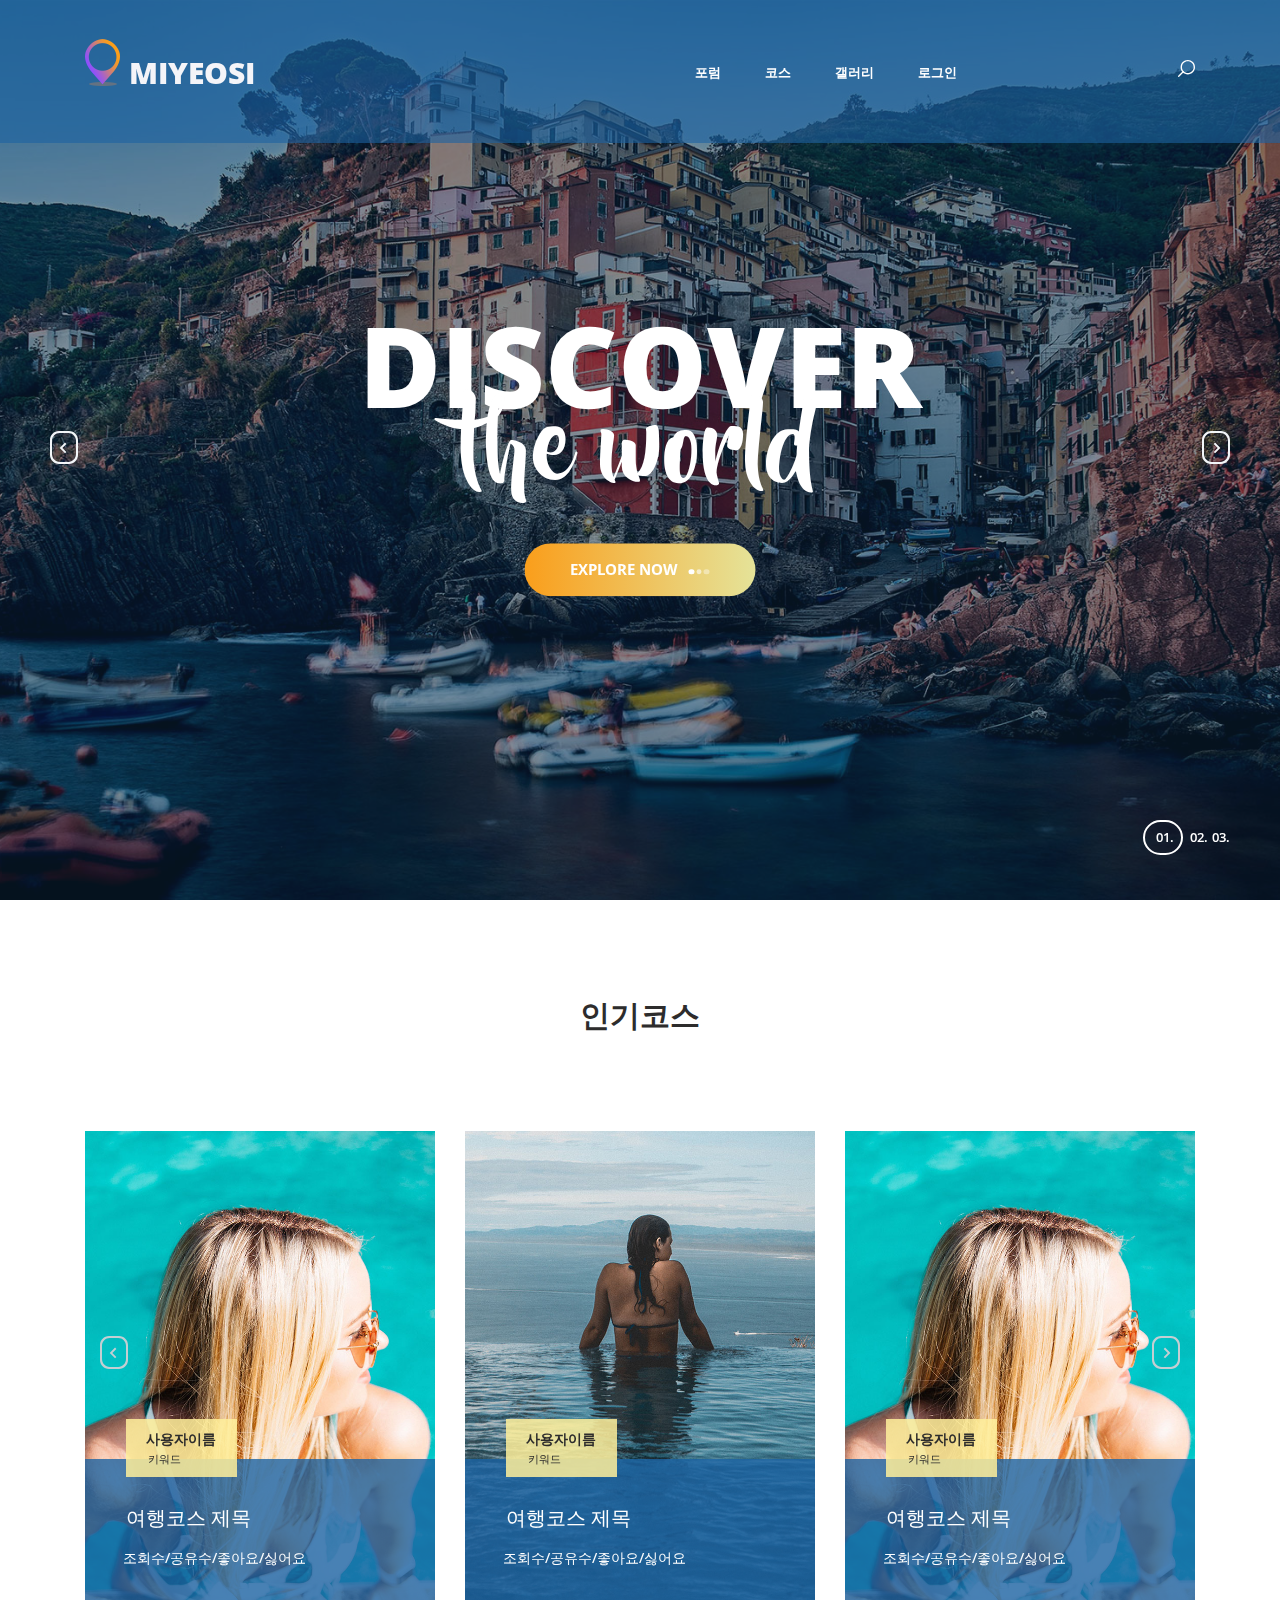
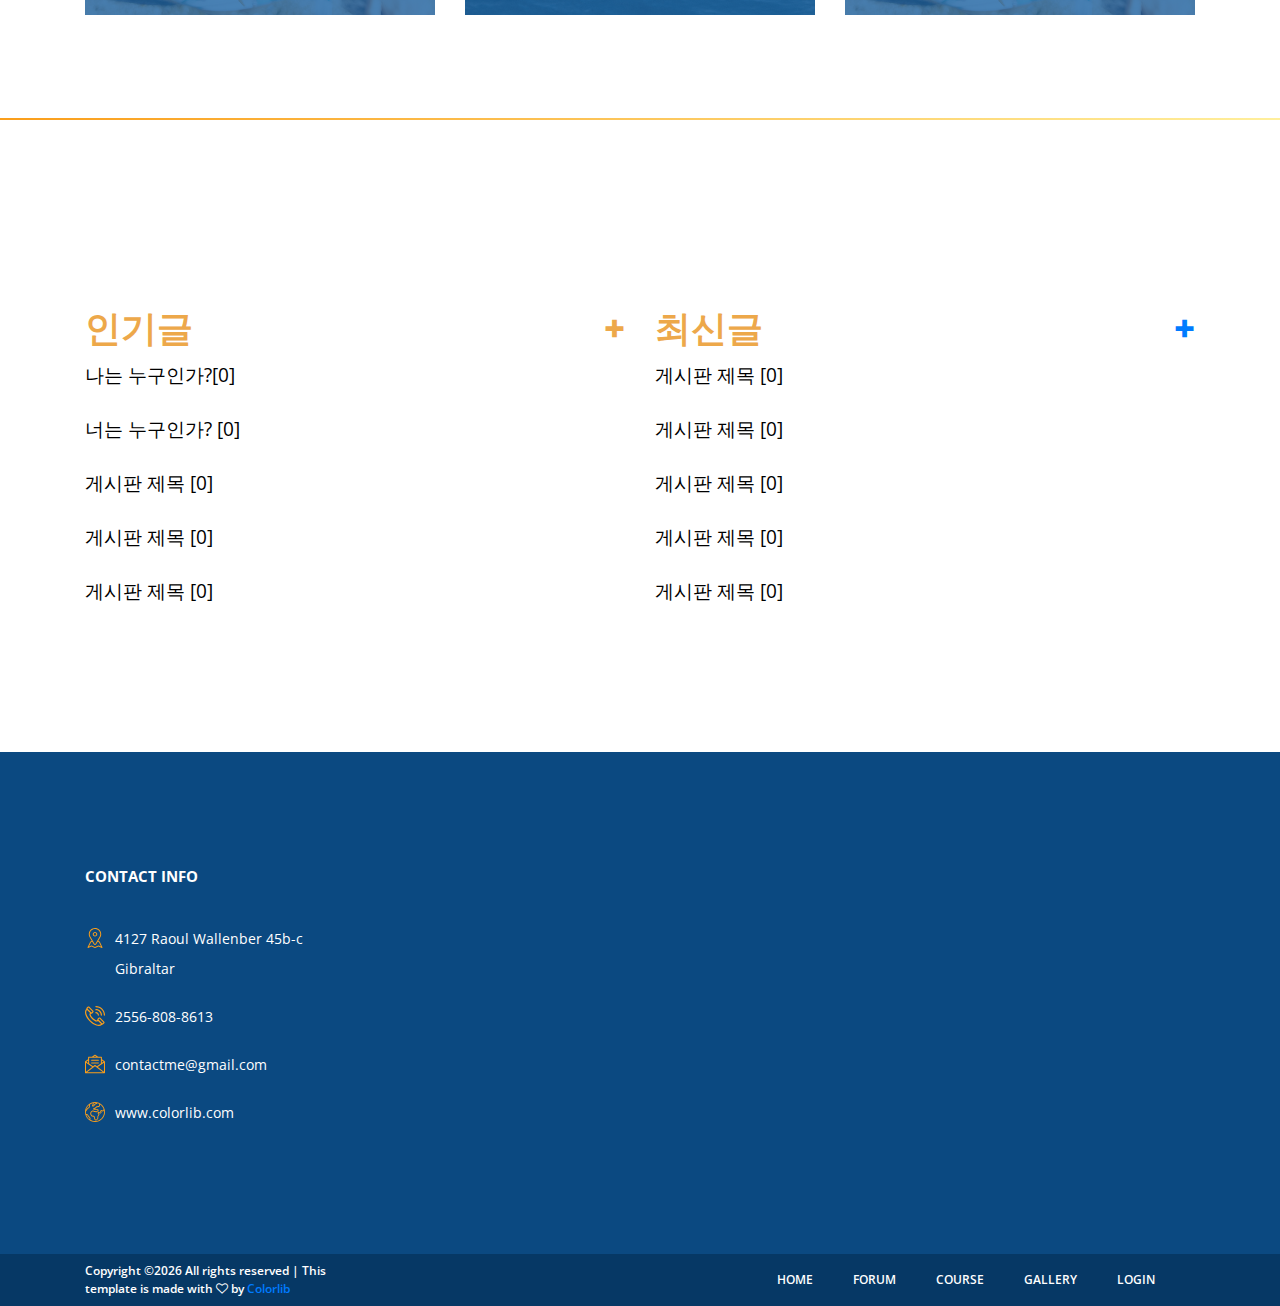
<file: index.html>
<!DOCTYPE html>
<html lang="en">
<head>
    <title>Travelix</title>
    <meta charset="utf-8">
    <meta http-equiv="X-UA-Compatible" content="IE=edge">
    <meta name="description" content="Travelix Project">
    <meta name="viewport" content="width=device-width, initial-scale=1">
    <!--origin-->
    <link rel="stylesheet" type="text/css" href="styles/bootstrap4/bootstrap.min.css">
    <link href="plugins/font-awesome-4.7.0/css/font-awesome.min.css" rel="stylesheet" type="text/css">
    <link rel="stylesheet" type="text/css" href="plugins/OwlCarousel2-2.2.1/owl.carousel.css">
    <link rel="stylesheet" type="text/css" href="plugins/OwlCarousel2-2.2.1/owl.theme.default.css">
    <link rel="stylesheet" type="text/css" href="plugins/OwlCarousel2-2.2.1/animate.css">
    <link rel="stylesheet" type="text/css" href="styles/main_styles.css">
    <link rel="stylesheet" type="text/css" href="styles/responsive.css">
    <!--voyage-->
    <link rel="stylesheet" href="css/animate.css">


</head>

<body>

<div class="super_container">

    <!-- Header -->

    <header class="header">

        <!-- Top Bar -->


        <!-- Main Navigation -->

        <nav class="main_nav">
            <div class="container">
                <div class="row">
                    <div class="col main_nav_col d-flex flex-row align-items-center justify-content-start">
                        <div class="logo_container">
                            <div class="logo"><a href="#"><img src="images/logo.png" alt="">MIYEOSI</a></div>
                        </div>
                        <div class="main_nav_container ml-auto">
                            <ul class="main_nav_list">
                                <li class="main_nav_item"><a href="#">포럼</a></li>
                                <li class="main_nav_item"><a href="about.html">코스</a></li>
                                <li class="main_nav_item"><a href="offers.html">갤러리</a></li>
                                <li class="main_nav_item"><a href="blog.html">로그인</a></li>
                            </ul>
                        </div>
                        <div class="content_search ml-lg-0 ml-auto">
                            <svg version="1.1" id="Layer_1" xmlns="http://www.w3.org/2000/svg" xmlns:xlink="http://www.w3.org/1999/xlink" x="0px" y="0px"
							width="17px" height="17px" viewBox="0 0 512 512" enable-background="new 0 0 512 512" xml:space="preserve">
								<g>
									<g>
										<g>
											<path class="mag_glass" fill="#FFFFFF" d="M78.438,216.78c0,57.906,22.55,112.343,63.493,153.287c40.945,40.944,95.383,63.494,153.287,63.494
											s112.344-22.55,153.287-63.494C489.451,329.123,512,274.686,512,216.78c0-57.904-22.549-112.342-63.494-153.286
											C407.563,22.549,353.124,0,295.219,0c-57.904,0-112.342,22.549-153.287,63.494C100.988,104.438,78.439,158.876,78.438,216.78z
											M119.804,216.78c0-96.725,78.69-175.416,175.415-175.416s175.418,78.691,175.418,175.416
											c0,96.725-78.691,175.416-175.416,175.416C198.495,392.195,119.804,313.505,119.804,216.78z"/>
										</g>
									</g>
									<g>
										<g>
											<path class="mag_glass" fill="#FFFFFF" d="M6.057,505.942c4.038,4.039,9.332,6.058,14.625,6.058s10.587-2.019,14.625-6.058L171.268,369.98
											c8.076-8.076,8.076-21.172,0-29.248c-8.076-8.078-21.172-8.078-29.249,0L6.057,476.693
											C-2.019,484.77-2.019,497.865,6.057,505.942z"/>
										</g>
									</g>
								</g>
							</svg>
                        </div>

                        <form id="search_form" class="search_form bez_1">
                            <input type="search" class="search_content_input bez_1">
                        </form>

                        <div class="hamburger">
                            <i class="fa fa-bars trans_200"></i>
                        </div>
                    </div>
                </div>
            </div>
        </nav>

    </header>



    <!-- Home -->

    <div class="home">

        <!-- Home Slider -->

        <div class="home_slider_container">

            <div class="owl-carousel owl-theme home_slider">

                <!-- Slider Item -->
                <div class="owl-item home_slider_item">
                    <!-- Image by https://unsplash.com/@anikindimitry -->
                    <div class="home_slider_background" style="background-image:url(images/home_slider.jpg)"></div>

                    <div class="home_slider_content text-center">
                        <div class="home_slider_content_inner" data-animation-in="flipInX" data-animation-out="animate-out fadeOut">
                            <h1>discover</h1>
                            <h1>the world</h1>
                            <div class="button home_slider_button"><div class="button_bcg"></div><a href="#">explore now<span></span><span></span><span></span></a></div>
                        </div>
                    </div>
                </div>

                <!-- Slider Item -->
                <div class="owl-item home_slider_item">
                    <div class="home_slider_background" style="background-image:url(images/home_slider.jpg)"></div>

                    <div class="home_slider_content text-center">
                        <div class="home_slider_content_inner" data-animation-in="flipInX" data-animation-out="animate-out fadeOut">
                            <h1>discover</h1>
                            <h1>the world</h1>
                            <div class="button home_slider_button"><div class="button_bcg"></div><a href="#">explore now<span></span><span></span><span></span></a></div>
                        </div>
                    </div>
                </div>

                <!-- Slider Item -->
                <div class="owl-item home_slider_item">
                    <div class="home_slider_background" style="background-image:url(images/home_slider.jpg)"></div>

                    <div class="home_slider_content text-center">
                        <div class="home_slider_content_inner" data-animation-in="flipInX" data-animation-out="animate-out fadeOut">
                            <h1>discover</h1>
                            <h1>the world</h1>
                            <div class="button home_slider_button"><div class="button_bcg"></div><a href="#">explore now<span></span><span></span><span></span></a></div>
                        </div>
                    </div>
                </div>

            </div>

            <!-- Home Slider Nav - Prev -->
            <div class="home_slider_nav home_slider_prev">
                <svg version="1.1" id="Layer_2" xmlns="http://www.w3.org/2000/svg" xmlns:xlink="http://www.w3.org/1999/xlink" x="0px" y="0px"
					width="28px" height="33px" viewBox="0 0 28 33" enable-background="new 0 0 28 33" xml:space="preserve">
					<defs>
						<linearGradient id='home_grad_prev'>
							<stop offset='0%' stop-color='#fa9e1b'/>
							<stop offset='100%' stop-color='#8d4fff'/>
						</linearGradient>
					</defs>
					<path class="nav_path" fill="#F3F6F9" d="M19,0H9C4.029,0,0,4.029,0,9v15c0,4.971,4.029,9,9,9h10c4.97,0,9-4.029,9-9V9C28,4.029,23.97,0,19,0z
					M26,23.091C26,27.459,22.545,31,18.285,31H9.714C5.454,31,2,27.459,2,23.091V9.909C2,5.541,5.454,2,9.714,2h8.571
					C22.545,2,26,5.541,26,9.909V23.091z"/>
					<polygon class="nav_arrow" fill="#F3F6F9" points="15.044,22.222 16.377,20.888 12.374,16.885 16.377,12.882 15.044,11.55 9.708,16.885 11.04,18.219
					11.042,18.219 "/>
				</svg>
            </div>

            <!-- Home Slider Nav - Next -->
            <div class="home_slider_nav home_slider_next">
                <svg version="1.1" id="Layer_3" xmlns="http://www.w3.org/2000/svg" xmlns:xlink="http://www.w3.org/1999/xlink" x="0px" y="0px"
				width="28px" height="33px" viewBox="0 0 28 33" enable-background="new 0 0 28 33" xml:space="preserve">
					<defs>
						<linearGradient id='home_grad_next'>
							<stop offset='0%' stop-color='#fa9e1b'/>
							<stop offset='100%' stop-color='#8d4fff'/>
						</linearGradient>
					</defs>
				<path class="nav_path" fill="#F3F6F9" d="M19,0H9C4.029,0,0,4.029,0,9v15c0,4.971,4.029,9,9,9h10c4.97,0,9-4.029,9-9V9C28,4.029,23.97,0,19,0z
				M26,23.091C26,27.459,22.545,31,18.285,31H9.714C5.454,31,2,27.459,2,23.091V9.909C2,5.541,5.454,2,9.714,2h8.571
				C22.545,2,26,5.541,26,9.909V23.091z"/>
				<polygon class="nav_arrow" fill="#F3F6F9" points="13.044,11.551 11.71,12.885 15.714,16.888 11.71,20.891 13.044,22.224 18.379,16.888 17.048,15.554
				17.046,15.554 "/>
				</svg>
            </div>

            <!-- Home Slider Dots -->

            <div class="home_slider_dots">
                <ul id="home_slider_custom_dots" class="home_slider_custom_dots">
                    <li class="home_slider_custom_dot active"><div></div>01.</li>
                    <li class="home_slider_custom_dot"><div></div>02.</li>
                    <li class="home_slider_custom_dot"><div></div>03.</li>
                </ul>
            </div>
        </div>
    </div>

    <!-- Testimonials -->


    <div class="testimonials">
        <div class="test_border"></div>
        <div class="container">
            <div class="row">
                <div class="col text-center">
                    <h2 class="section_title">인기코스</h2>
                </div>
            </div>
            <div class="row">
                <div class="col">

                    <!-- Testimonials Slider -->

                    <div class="test_slider_container">
                        <div class="owl-carousel owl-theme test_slider">

                            <!-- Testimonial Item -->
                            <div class="owl-item">
                                <div class="test_item">
                                    <div class="test_image"><img src="images/test_1.jpg" alt="https://unsplash.com/@anniegray"></div>

                                    <div class="test_content_container">
                                        <div class="test_content">
                                            <div class="test_item_info">
                                                <div class="test_name">사용자이름</div>
                                                <div class="test_date">키워드</div>
                                            </div>
                                            <div class="test_quote_title">여행코스 제목</div>
                                            <p class="test_quote_text">조회수/공유수/좋아요/싫어요</p>
                                        </div>
                                    </div>
                                </div>
                            </div>

                            <!-- Testimonial Item -->
                            <div class="owl-item">
                                <div class="test_item">
                                    <div class="test_image"><img src="images/test_2.jpg" alt="https://unsplash.com/@tschax"></div>

                                    <div class="test_content_container">
                                        <div class="test_content">
                                            <div class="test_item_info">
                                                <div class="test_name">사용자이름</div>
                                                <div class="test_date">키워드</div>
                                            </div>
                                            <div class="test_quote_title">여행코스 제목</div>
                                            <p class="test_quote_text">조회수/공유수/좋아요/싫어요</p>
                                        </div>
                                    </div>
                                </div>
                            </div>

                        </div>

                        <!-- Testimonials Slider Nav - Prev -->
                        <div class="test_slider_nav test_slider_prev">
                            <svg version="1.1" id="Layer_6" xmlns="http://www.w3.org/2000/svg" xmlns:xlink="http://www.w3.org/1999/xlink" x="0px" y="0px"
								width="28px" height="33px" viewBox="0 0 28 33" enable-background="new 0 0 28 33" xml:space="preserve">
								<defs>
									<linearGradient id='test_grad_prev'>
										<stop offset='0%' stop-color='#fa9e1b'/>
										<stop offset='100%' stop-color='#8d4fff'/>
									</linearGradient>
								</defs>
								<path class="nav_path" fill="#F3F6F9" d="M19,0H9C4.029,0,0,4.029,0,9v15c0,4.971,4.029,9,9,9h10c4.97,0,9-4.029,9-9V9C28,4.029,23.97,0,19,0z
								M26,23.091C26,27.459,22.545,31,18.285,31H9.714C5.454,31,2,27.459,2,23.091V9.909C2,5.541,5.454,2,9.714,2h8.571
								C22.545,2,26,5.541,26,9.909V23.091z"/>
								<polygon class="nav_arrow" fill="#F3F6F9" points="15.044,22.222 16.377,20.888 12.374,16.885 16.377,12.882 15.044,11.55 9.708,16.885 11.04,18.219
								11.042,18.219 "/>
							</svg>
                        </div>

                        <!-- Testimonials Slider Nav - Next -->
                        <div class="test_slider_nav test_slider_next">
                            <svg version="1.1" id="Layer_7" xmlns="http://www.w3.org/2000/svg" xmlns:xlink="http://www.w3.org/1999/xlink" x="0px" y="0px"
							width="28px" height="33px" viewBox="0 0 28 33" enable-background="new 0 0 28 33" xml:space="preserve">
								<defs>
									<linearGradient id='test_grad_next'>
										<stop offset='0%' stop-color='#fa9e1b'/>
										<stop offset='100%' stop-color='#8d4fff'/>
									</linearGradient>
								</defs>
							<path class="nav_path" fill="#F3F6F9" d="M19,0H9C4.029,0,0,4.029,0,9v15c0,4.971,4.029,9,9,9h10c4.97,0,9-4.029,9-9V9C28,4.029,23.97,0,19,0z
							M26,23.091C26,27.459,22.545,31,18.285,31H9.714C5.454,31,2,27.459,2,23.091V9.909C2,5.541,5.454,2,9.714,2h8.571
							C22.545,2,26,5.541,26,9.909V23.091z"/>
							<polygon class="nav_arrow" fill="#F3F6F9" points="13.044,11.551 11.71,12.885 15.714,16.888 11.71,20.891 13.044,22.224 18.379,16.888 17.048,15.554
							17.046,15.554 "/>
							</svg>
                        </div>

                    </div>

                </div>
            </div>

        </div>
    </div>

    <div class="offers">
        <div class="container">

            <div class="row offers_items">

                <!-- Offers Item -->
                <div class="col-lg-12 offers_col">
                    <div class="offers_item">
                        <div class="row">
                            <div class="col-lg-6">
                                <div class="offers_content">
                                    <div class="offers_price">인기글
                                        <a class="offers_price r_col" href="index.html">
                                            <div class="btn_more">
                                                <strong>+</strong>
                                            </div>
                                        </a>
                                    </div>

                                    <p class="offers_text">나는 누구인가?[0]</p>
                                    <p class="offers_text">너는 누구인가? [0]</p>
                                    <p class="offers_text">게시판 제목 [0]</p>
                                    <p class="offers_text">게시판 제목 [0]</p>
                                    <p class="offers_text">게시판 제목 [0]</p>
                                </div>
                            </div>
                            <div class="col-lg-6">
                                <div class="offers_content">
                                    <div class="offers_price">최신글
                                        <div class="offers_price r_col">
                                            <a href="index.html">
                                                <div class="btn_more">
                                                    <strong>+</strong>
                                                </div>
                                            </a>
                                        </div>
                                    </div>
                                    <p class="offers_text">게시판 제목 [0]</p>
                                    <p class="offers_text">게시판 제목 [0]</p>
                                    <p class="offers_text">게시판 제목 [0]</p>
                                    <p class="offers_text">게시판 제목 [0]</p>
                                    <p class="offers_text">게시판 제목 [0]</p>
                                </div>
                            </div>
                        </div>
                    </div>
                </div>

            </div>
        </div>
    </div>

    <!-- Footer -->

    <footer class="footer">
        <div class="container">
            <div class="row">

                <!-- Footer Column -->






                <!-- Footer Column -->
                <div class="col-lg-3 footer_column">
                    <div class="footer_col">
                        <div class="footer_title">contact info</div>
                        <div class="footer_content footer_contact">
                            <ul class="contact_info_list">
                                <li class="contact_info_item d-flex flex-row">
                                    <div><div class="contact_info_icon"><img src="images/placeholder.svg" alt=""></div></div>
                                    <div class="contact_info_text">4127 Raoul Wallenber 45b-c Gibraltar</div>
                                </li>
                                <li class="contact_info_item d-flex flex-row">
                                    <div><div class="contact_info_icon"><img src="images/phone-call.svg" alt=""></div></div>
                                    <div class="contact_info_text">2556-808-8613</div>
                                </li>
                                <li class="contact_info_item d-flex flex-row">
                                    <div><div class="contact_info_icon"><img src="images/message.svg" alt=""></div></div>
                                    <div class="contact_info_text"><a href="mailto:contactme@gmail.com?Subject=Hello" target="_top">contactme@gmail.com</a></div>
                                </li>
                                <li class="contact_info_item d-flex flex-row">
                                    <div><div class="contact_info_icon"><img src="images/planet-earth.svg" alt=""></div></div>
                                    <div class="contact_info_text"><a href="https://colorlib.com">www.colorlib.com</a></div>
                                </li>
                            </ul>
                        </div>
                    </div>
                </div>

            </div>
        </div>
    </footer>

    <!-- Copyright -->

    <div class="copyright">
        <div class="container">
            <div class="row">
                <div class="col-lg-3 order-lg-1 order-2  ">
                    <div class="copyright_content d-flex flex-row align-items-center">
                        <div><!-- Link back to Colorlib can't be removed. Template is licensed under CC BY 3.0. -->
                            Copyright &copy;<script>document.write(new Date().getFullYear());</script> All rights reserved | This template is made with <i class="fa fa-heart-o" aria-hidden="true"></i> by <a href="https://colorlib.com" target="_blank">Colorlib</a>
                            <!-- Link back to Colorlib can't be removed. Template is licensed under CC BY 3.0. --></div>
                    </div>
                </div>
                <div class="col-lg-9 order-lg-2 order-1">
                    <div class="footer_nav_container d-flex flex-row align-items-center justify-content-lg-end">
                        <div class="footer_nav">
                            <ul class="footer_nav_list">
                                <li class="footer_nav_item"><a href="#">home</a></li>
                                <li class="footer_nav_item"><a href="#">forum</a></li>
                                <li class="footer_nav_item"><a href="about.html">course</a></li>
                                <li class="footer_nav_item"><a href="offers.html">gallery</a></li>
                                <li class="footer_nav_item"><a href="blog.html">login</a></li>
                            </ul>
                        </div>
                    </div>
                </div>
            </div>
        </div>
    </div>

</div>
<!--voyage-->
<script src="js/jquery.min.js"></script>
<script src="js/jquery-migrate-3.0.1.min.js"></script>
<script src="js/popper.min.js"></script>
<script src="js/bootstrap.min.js"></script>
<script src="js/jquery.easing.1.3.js"></script>
<script src="js/jquery.waypoints.min.js"></script>
<script src="js/jquery.stellar.min.js"></script>
<script src="js/owl.carousel.min.js"></script>
<script src="js/jquery.magnific-popup.min.js"></script>
<script src="js/aos.js"></script>
<script src="js/jquery.animateNumber.min.js"></script>
<script src="js/bootstrap-datepicker.js"></script>
<script src="js/jquery.timepicker.min.js"></script>
<script src="js/main.js"></script>
<!--origin-->
<script src="js/jquery-3.2.1.min.js"></script>
<script src="styles/bootstrap4/popper.js"></script>
<script src="styles/bootstrap4/bootstrap.min.js"></script>
<script src="plugins/OwlCarousel2-2.2.1/owl.carousel.js"></script>
<script src="plugins/easing/easing.js"></script>
<script src="js/custom.js"></script>

</body>

</html>
</file>
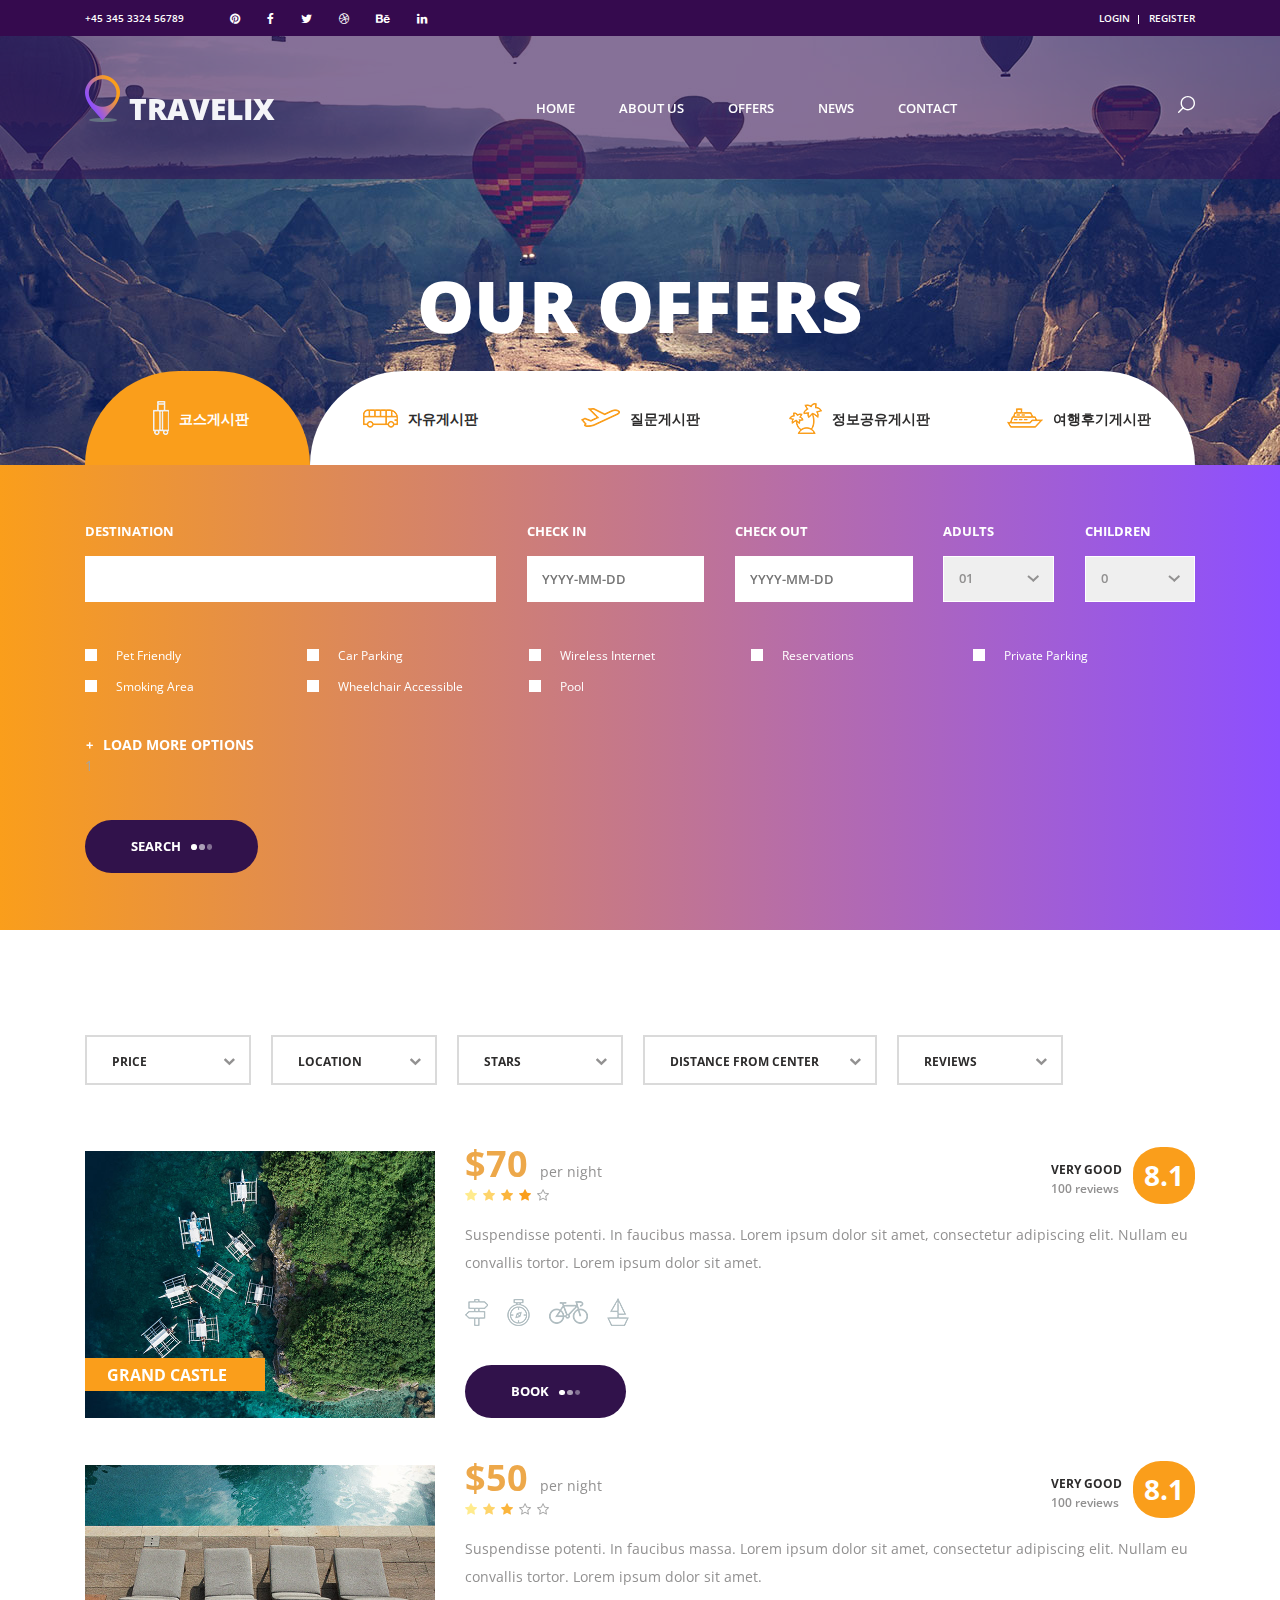
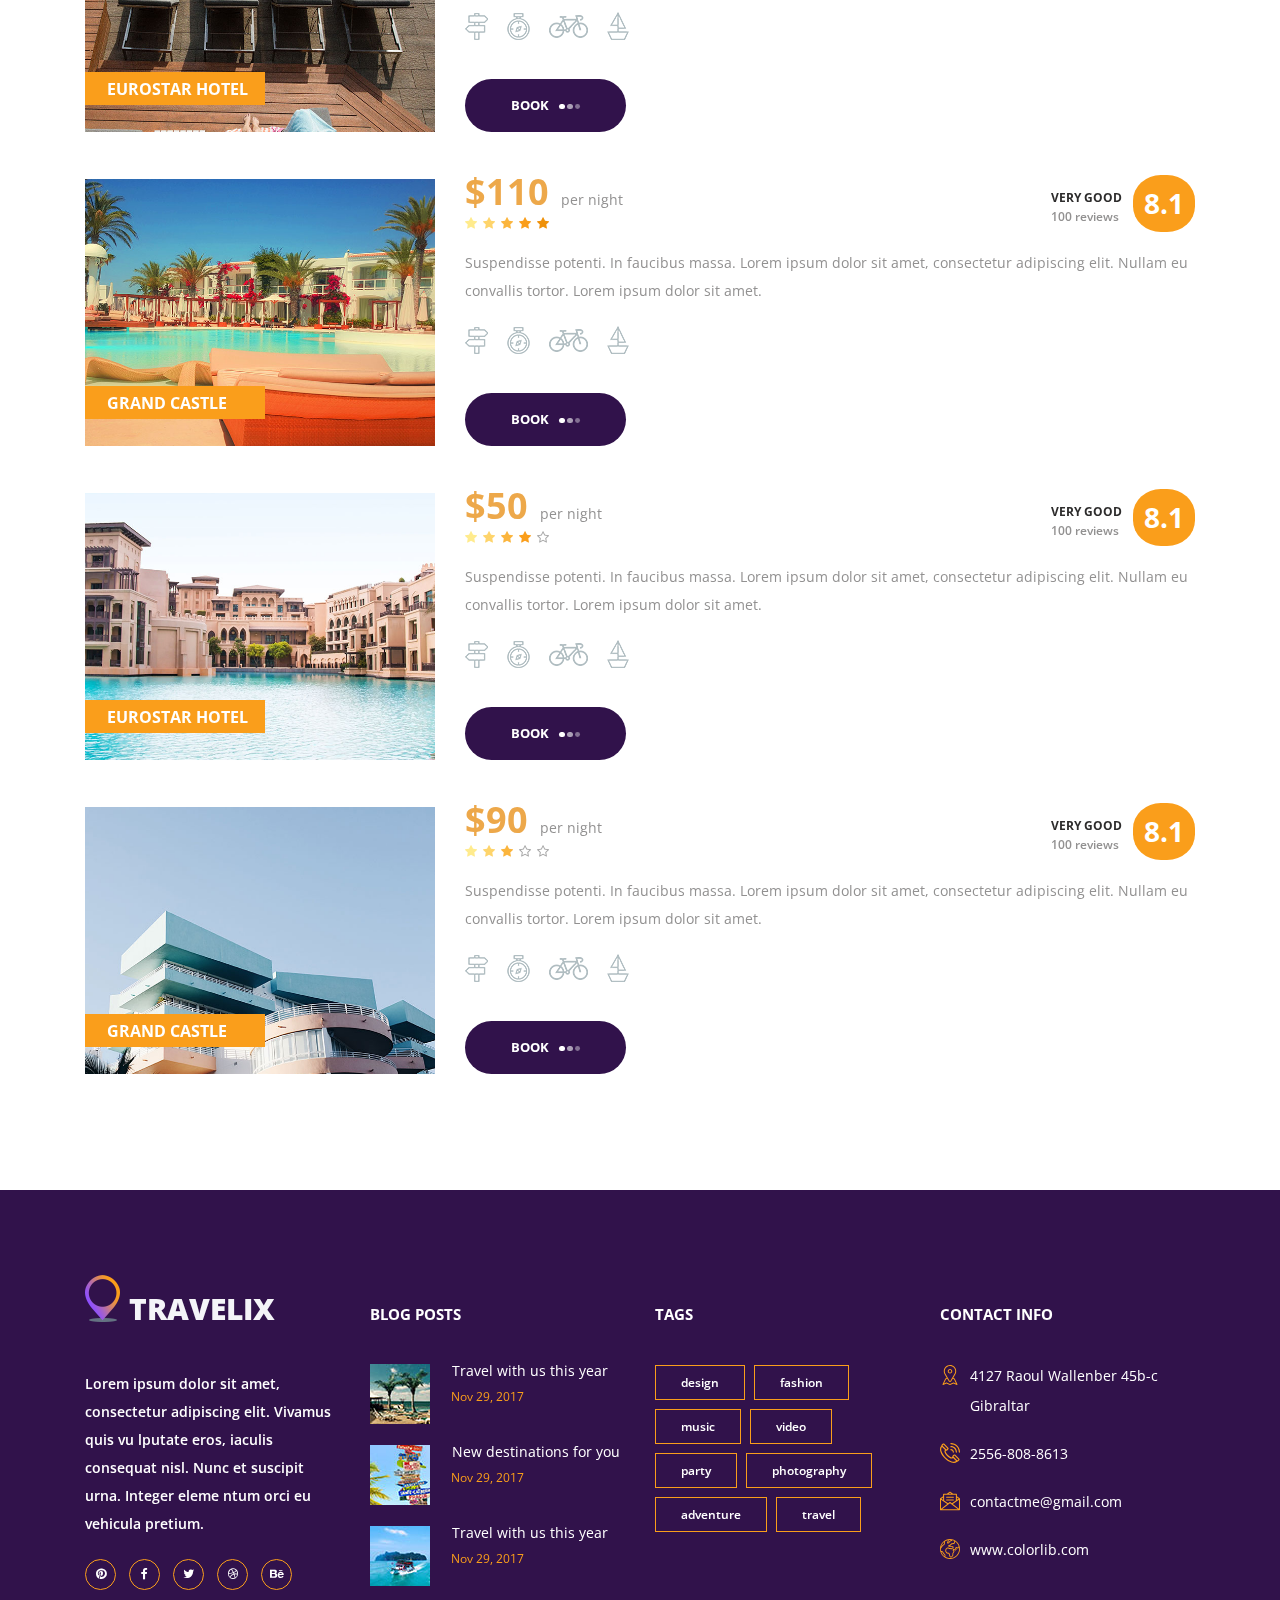
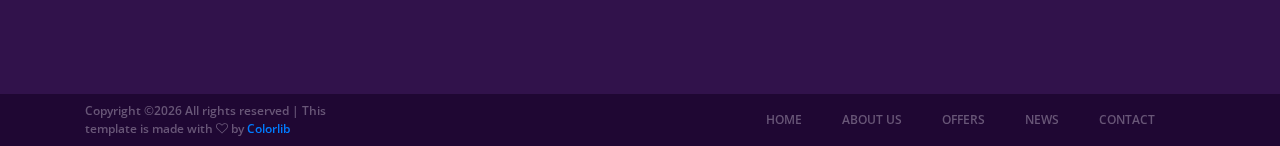
<file: offers.html>
<!DOCTYPE html>
<html lang="en">
<head>
<title>Offers</title>
<meta charset="utf-8">
<meta http-equiv="X-UA-Compatible" content="IE=edge">
<meta name="description" content="Travelix Project">
<meta name="viewport" content="width=device-width, initial-scale=1">
<link rel="stylesheet" type="text/css" href="styles/bootstrap4/bootstrap.min.css">
<link href="plugins/font-awesome-4.7.0/css/font-awesome.min.css" rel="stylesheet" type="text/css">
<link rel="stylesheet" type="text/css" href="styles/offers_styles.css">
<link rel="stylesheet" type="text/css" href="styles/offers_responsive.css">
</head>

<body>

<div class="super_container">
	
	<!-- Header -->

	<header class="header">

		<!-- Top Bar -->

		<div class="top_bar">
			<div class="container">
				<div class="row">
					<div class="col d-flex flex-row">
						<div class="phone">+45 345 3324 56789</div>
						<div class="social">
							<ul class="social_list">
								<li class="social_list_item"><a href="#"><i class="fa fa-pinterest" aria-hidden="true"></i></a></li>
								<li class="social_list_item"><a href="#"><i class="fa fa-facebook" aria-hidden="true"></i></a></li>
								<li class="social_list_item"><a href="#"><i class="fa fa-twitter" aria-hidden="true"></i></a></li>
								<li class="social_list_item"><a href="#"><i class="fa fa-dribbble" aria-hidden="true"></i></a></li>
								<li class="social_list_item"><a href="#"><i class="fa fa-behance" aria-hidden="true"></i></a></li>
								<li class="social_list_item"><a href="#"><i class="fa fa-linkedin" aria-hidden="true"></i></a></li>
							</ul>
						</div>
						<div class="user_box ml-auto">
							<div class="user_box_login user_box_link"><a href="#">login</a></div>
							<div class="user_box_register user_box_link"><a href="#">register</a></div>
						</div>
					</div>
				</div>
			</div>		
		</div>

		<!-- Main Navigation -->

		<nav class="main_nav">
			<div class="container">
				<div class="row">
					<div class="col main_nav_col d-flex flex-row align-items-center justify-content-start">
						<div class="logo_container">
							<div class="logo"><a href="#"><img src="images/logo.png" alt="">travelix</a></div>
						</div>
						<div class="main_nav_container ml-auto">
							<ul class="main_nav_list">
								<li class="main_nav_item"><a href="index.html">home</a></li>
								<li class="main_nav_item"><a href="about.html">about us</a></li>
								<li class="main_nav_item"><a href="#">offers</a></li>
								<li class="main_nav_item"><a href="blog.html">news</a></li>
								<li class="main_nav_item"><a href="contact.html">contact</a></li>
							</ul>
						</div>
						<div class="content_search ml-lg-0 ml-auto">
							<svg version="1.1" id="Layer_1" xmlns="http://www.w3.org/2000/svg" xmlns:xlink="http://www.w3.org/1999/xlink" x="0px" y="0px"
							width="17px" height="17px" viewBox="0 0 512 512" enable-background="new 0 0 512 512" xml:space="preserve">
								<g>
									<g>
										<g>
											<path class="mag_glass" fill="#FFFFFF" d="M78.438,216.78c0,57.906,22.55,112.343,63.493,153.287c40.945,40.944,95.383,63.494,153.287,63.494
											s112.344-22.55,153.287-63.494C489.451,329.123,512,274.686,512,216.78c0-57.904-22.549-112.342-63.494-153.286
											C407.563,22.549,353.124,0,295.219,0c-57.904,0-112.342,22.549-153.287,63.494C100.988,104.438,78.439,158.876,78.438,216.78z
											M119.804,216.78c0-96.725,78.69-175.416,175.415-175.416s175.418,78.691,175.418,175.416
											c0,96.725-78.691,175.416-175.416,175.416C198.495,392.195,119.804,313.505,119.804,216.78z"/>
										</g>
									</g>
									<g>
										<g>
											<path class="mag_glass" fill="#FFFFFF" d="M6.057,505.942c4.038,4.039,9.332,6.058,14.625,6.058s10.587-2.019,14.625-6.058L171.268,369.98
											c8.076-8.076,8.076-21.172,0-29.248c-8.076-8.078-21.172-8.078-29.249,0L6.057,476.693
											C-2.019,484.77-2.019,497.865,6.057,505.942z"/>
										</g>
									</g>
								</g>
							</svg>
						</div>

						<form id="search_form" class="search_form bez_1">
							<input type="search" class="search_content_input bez_1">
						</form>
						
						<div class="hamburger">
							<i class="fa fa-bars trans_200"></i>
						</div>
					</div>
				</div>
			</div>	
		</nav>

	</header>

	<div class="menu trans_500">
		<div class="menu_content d-flex flex-column align-items-center justify-content-center text-center">
			<div class="menu_close_container"><div class="menu_close"></div></div>
			<div class="logo menu_logo"><a href="#"><img src="images/logo.png" alt=""></a></div>
			<ul>
				<li class="menu_item"><a href="index.html">home</a></li>
				<li class="menu_item"><a href="about.html">about us</a></li>
				<li class="menu_item"><a href="#">offers</a></li>
				<li class="menu_item"><a href="blog.html">news</a></li>
				<li class="menu_item"><a href="contact.html">contact</a></li>
			</ul>
		</div>
	</div>

	<!-- Home -->

	<div class="home">
		<div class="home_background parallax-window" data-parallax="scroll" data-image-src="images/about_background.jpg"></div>
		<div class="home_content">
			<div class="home_title">our offers</div>
		</div>
	</div>

	<!-- Offers -->

	<div class="offers">

		<!-- Search -->

		<div class="search">
			<div class="search_inner">

				<!-- Search Contents -->
				
				<div class="container fill_height no-padding">
					<div class="row fill_height no-margin">
						<div class="col fill_height no-padding">

							<!-- Search Tabs -->

							<div class="search_tabs_container">
								<div class="search_tabs d-flex flex-lg-row flex-column align-items-lg-center align-items-start justify-content-lg-between justify-content-start">
									<div class="search_tab active d-flex flex-row align-items-center justify-content-lg-center justify-content-start"><img src="images/suitcase.png" alt=""><span>코스게시판</span></div>
									<div class="search_tab d-flex flex-row align-items-center justify-content-lg-center justify-content-start"><img src="images/bus.png" alt="">자유게시판</div>
									<div class="search_tab d-flex flex-row align-items-center justify-content-lg-center justify-content-start"><img src="images/departure.png" alt="">질문게시판</div>
									<div class="search_tab d-flex flex-row align-items-center justify-content-lg-center justify-content-start"><img src="images/island.png" alt="">정보공유게시판</div>
									<div class="search_tab d-flex flex-row align-items-center justify-content-lg-center justify-content-start"><img src="images/cruise.png" alt="">여행후기게시판</div>
								</div>
							</div>

							<!-- Search Panel -->

							<div class="search_panel active">
								<form action="#" id="search_form_1" class="search_panel_content d-flex flex-lg-row flex-column align-items-lg-center align-items-start justify-content-lg-between justify-content-start">
									<div class="search_item">
										<div>destination</div>
										<input type="text" class="destination search_input" required="required">
									</div>
									<div class="search_item">
										<div>check in</div>
										<input type="text" class="check_in search_input" placeholder="YYYY-MM-DD">
									</div>
									<div class="search_item">
										<div>check out</div>
										<input type="text" class="check_out search_input" placeholder="YYYY-MM-DD">
									</div>
									<div class="search_item">
										<div>adults</div>
										<select name="adults" id="adults_1" class="dropdown_item_select search_input">
											<option>01</option>
											<option>02</option>
											<option>03</option>
										</select>
									</div>
									<div class="search_item">
										<div>children</div>
										<select name="children" id="children_1" class="dropdown_item_select search_input">
											<option>0</option>
											<option>02</option>
											<option>03</option>
										</select>
									</div>
									<div class="extras">
										<ul class="search_extras clearfix">
											<li class="search_extras_item">
												<div class="clearfix">
													<input type="checkbox" id="search_extras_1" class="search_extras_cb">
													<label for="search_extras_1">Pet Friendly</label>
												</div>	
											</li>
											<li class="search_extras_item">
												<div class="clearfix">
													<input type="checkbox" id="search_extras_2" class="search_extras_cb">
													<label for="search_extras_2">Car Parking</label>
												</div>
											</li>
											<li class="search_extras_item">
												<div class="clearfix">
													<input type="checkbox" id="search_extras_3" class="search_extras_cb">
													<label for="search_extras_3">Wireless Internet</label>
												</div>
											</li>
											<li class="search_extras_item">
												<div class="clearfix">
													<input type="checkbox" id="search_extras_4" class="search_extras_cb">
													<label for="search_extras_4">Reservations</label>
												</div>
											</li>
											<li class="search_extras_item">
												<div class="clearfix">
													<input type="checkbox" id="search_extras_5" class="search_extras_cb">
													<label for="search_extras_5">Private Parking</label>
												</div>
											</li>
											<li class="search_extras_item">
												<div class="clearfix">
													<input type="checkbox" id="search_extras_6" class="search_extras_cb">
													<label for="search_extras_6">Smoking Area</label>
												</div>
											</li>
											<li class="search_extras_item">
												<div class="clearfix">
													<input type="checkbox" id="search_extras_7" class="search_extras_cb">
													<label for="search_extras_7">Wheelchair Accessible</label>
												</div>
											</li>
											<li class="search_extras_item">
												<div class="clearfix">
													<input type="checkbox" id="search_extras_8" class="search_extras_cb">
													<label for="search_extras_8">Pool</label>
												</div>
											</li>
										</ul>
									</div>
									<div class="more_options">
										<div class="more_options_trigger">
											<a href="#">load more options</a>
										</div>
										<ul class="more_options_list clearfix">
											<li class="more_options_item">
												<div class="clearfix">
													<input type="checkbox" id="more_options_1" class="search_extras_cb">
													<label for="more_options_1">Pet Friendly</label>
												</div>	
											</li>
											<li class="more_options_item">
												<div class="clearfix">
													<input type="checkbox" id="more_options_2" class="search_extras_cb">
													<label for="more_options_2">Car Parking</label>
												</div>
											</li>
										</ul>1
									</div>
									<button class="button search_button">search<span></span><span></span><span></span></button>
								</form>
							</div>

							<!-- Search Panel -->

							<div class="search_panel">
								<form action="#" id="search_form_2" class="search_panel_content d-flex flex-lg-row flex-column align-items-lg-center align-items-start justify-content-lg-between justify-content-start">
									<div class="search_item">
										<div>destination</div>
										<input type="text" class="destination search_input" required="required">
									</div>
									<div class="search_item">
										<div>check in</div>
										<input type="text" class="check_in search_input" placeholder="YYYY-MM-DD">
									</div>
									<div class="search_item">
										<div>check out</div>
										<input type="text" class="check_out search_input" placeholder="YYYY-MM-DD">
									</div>
									<div class="search_item">
										<div>adults</div>
										<select name="adults" id="adults_2" class="dropdown_item_select search_input">
											<option>01</option>
											<option>02</option>
											<option>03</option>
										</select>
									</div>
									<div class="search_item">
										<div>children</div>
										<select name="children" id="children_2" class="dropdown_item_select search_input">
											<option>0</option>
											<option>02</option>
											<option>03</option>
										</select>
									</div>
									<button class="button search_button">search<span></span><span></span><span></span></button>
								</form>
							</div>

							<!-- Search Panel -->

							<div class="search_panel">
								<form action="#" id="search_form_3" class="search_panel_content d-flex flex-lg-row flex-column align-items-lg-center align-items-start justify-content-lg-between justify-content-start">
									<div class="search_item">
										<div>destination</div>
										<input type="text" class="destination search_input" required="required">
									</div>
									<div class="search_item">
										<div>check in</div>
										<input type="text" class="check_in search_input" placeholder="YYYY-MM-DD">
									</div>
									<div class="search_item">
										<div>check out</div>
										<input type="text" class="check_out search_input" placeholder="YYYY-MM-DD">
									</div>
									<div class="search_item">
										<div>adults</div>
										<select name="adults" id="adults_3" class="dropdown_item_select search_input">
											<option>01</option>
											<option>02</option>
											<option>03</option>
										</select>
									</div>
									<div class="search_item">
										<div>children</div>
										<select name="children" id="children_3" class="dropdown_item_select search_input">
											<option>0</option>
											<option>02</option>
											<option>03</option>
										</select>
									</div>
									<button class="button search_button">search<span></span><span></span><span></span></button>
								</form>
							</div>

							<!-- Search Panel -->

							<div class="search_panel">
								<form action="#" id="search_form_4" class="search_panel_content d-flex flex-lg-row flex-column align-items-lg-center align-items-start justify-content-lg-between justify-content-start">
									<div class="search_item">
										<div>destination</div>
										<input type="text" class="destination search_input" required="required">
									</div>
									<div class="search_item">
										<div>check in</div>
										<input type="text" class="check_in search_input" placeholder="YYYY-MM-DD">
									</div>
									<div class="search_item">
										<div>check out</div>
										<input type="text" class="check_out search_input" placeholder="YYYY-MM-DD">
									</div>
									<div class="search_item">
										<div>adults</div>
										<select name="adults" id="adults_4" class="dropdown_item_select search_input">
											<option>01</option>
											<option>02</option>
											<option>03</option>
										</select>
									</div>
									<div class="search_item">
										<div>children</div>
										<select name="children" id="children_4" class="dropdown_item_select search_input">
											<option>0</option>
											<option>02</option>
											<option>03</option>
										</select>
									</div>
									<button class="button search_button">search<span></span><span></span><span></span></button>
								</form>
							</div>

							<!-- Search Panel -->

							<div class="search_panel">
								<form action="#" id="search_form_5" class="search_panel_content d-flex flex-lg-row flex-column align-items-lg-center align-items-start justify-content-lg-between justify-content-start">
									<div class="search_item">
										<div>destination</div>
										<input type="text" class="destination search_input" required="required">
									</div>
									<div class="search_item">
										<div>check in</div>
										<input type="text" class="check_in search_input" placeholder="YYYY-MM-DD">
									</div>
									<div class="search_item">
										<div>check out</div>
										<input type="text" class="check_out search_input" placeholder="YYYY-MM-DD">
									</div>
									<div class="search_item">
										<div>adults</div>
										<select name="adults" id="adults_5" class="dropdown_item_select search_input">
											<option>01</option>
											<option>02</option>
											<option>03</option>
										</select>
									</div>
									<div class="search_item">
										<div>children</div>
										<select name="children" id="children_5" class="dropdown_item_select search_input">
											<option>0</option>
											<option>02</option>
											<option>03</option>
										</select>
									</div>
									<button class="button search_button">search<span></span><span></span><span></span></button>
								</form>
							</div>

							<!-- Search Panel -->

							<div class="search_panel">
								<form action="#" id="search_form_6" class="search_panel_content d-flex flex-lg-row flex-column align-items-lg-center align-items-start justify-content-lg-between justify-content-start">
									<div class="search_item">
										<div>destination</div>
										<input type="text" class="destination search_input" required="required">
									</div>
									<div class="search_item">
										<div>check in</div>
										<input type="text" class="check_in search_input" placeholder="YYYY-MM-DD">
									</div>
									<div class="search_item">
										<div>check out</div>
										<input type="text" class="check_out search_input" placeholder="YYYY-MM-DD">
									</div>
									<div class="search_item">
										<div>adults</div>
										<select name="adults" id="adults_6" class="dropdown_item_select search_input">
											<option>01</option>
											<option>02</option>
											<option>03</option>
										</select>
									</div>
									<div class="search_item">
										<div>children</div>
										<select name="children" id="children_6" class="dropdown_item_select search_input">
											<option>0</option>
											<option>02</option>
											<option>03</option>
										</select>
									</div>
									<button class="button search_button">search<span></span><span></span><span></span></button>
								</form>
							</div>
						</div>
					</div>
				</div>	
			</div>	
		</div>

		<!-- Offers -->

		<div class="container">
			<div class="row">
				<div class="col-lg-1 temp_col"></div>
				<div class="col-lg-11">
					
					<!-- Offers Sorting -->
					<div class="offers_sorting_container">
						<ul class="offers_sorting">
							<li>
								<span class="sorting_text">price</span>
								<i class="fa fa-chevron-down"></i>
								<ul>
									<li class="sort_btn" data-isotope-option='{ "sortBy": "original-order" }' data-parent=".price_sorting"><span>show all</span></li>
									<li class="sort_btn" data-isotope-option='{ "sortBy": "price" }' data-parent=".price_sorting"><span>ascending</span></li>
								</ul>
							</li>
							<li>
								<span class="sorting_text">location</span>
								<i class="fa fa-chevron-down"></i>
								<ul>
									<li class="sort_btn" data-isotope-option='{ "sortBy": "original-order" }'><span>default</span></li>
									<li class="sort_btn" data-isotope-option='{ "sortBy": "name" }'><span>alphabetical</span></li>
								</ul>
							</li>
							<li>
								<span class="sorting_text">stars</span>
								<i class="fa fa-chevron-down"></i>
								<ul>
									<li class="filter_btn" data-filter="*"><span>show all</span></li>
									<li class="sort_btn" data-isotope-option='{ "sortBy": "stars" }'><span>ascending</span></li>
									<li class="filter_btn" data-filter=".rating_3"><span>3</span></li>
									<li class="filter_btn" data-filter=".rating_4"><span>4</span></li>
									<li class="filter_btn" data-filter=".rating_5"><span>5</span></li>
								</ul>
							</li>
							<li class="distance_item">
								<span class="sorting_text">distance from center</span>
								<i class="fa fa-chevron-down"></i>
								<ul>
									<li class="num_sorting_btn"><span>distance</span></li>
									<li class="num_sorting_btn"><span>distance</span></li>
									<li class="num_sorting_btn"><span>distance</span></li>
								</ul>
							</li>
							<li>
								<span class="sorting_text">reviews</span>
								<i class="fa fa-chevron-down"></i>
								<ul>
									<li class="num_sorting_btn"><span>review</span></li>
									<li class="num_sorting_btn"><span>review</span></li>
									<li class="num_sorting_btn"><span>review</span></li>
								</ul>
							</li>
						</ul>
					</div>
				</div>

				<div class="col-lg-12">
					<!-- Offers Grid -->

					<div class="offers_grid">

						<!-- Offers Item -->

						<div class="offers_item rating_4">
							<div class="row">
								<div class="col-lg-1 temp_col"></div>
								<div class="col-lg-3 col-1680-4">
									<div class="offers_image_container">
										<!-- Image by https://unsplash.com/@kensuarez -->
										<div class="offers_image_background" style="background-image:url(images/offer_1.jpg)"></div>
										<div class="offer_name"><a href="single_listing.html">grand castle</a></div>
									</div>
								</div>
								<div class="col-lg-8">
									<div class="offers_content">
										<div class="offers_price">$70<span>per night</span></div>
										<div class="rating_r rating_r_4 offers_rating" data-rating="4">
											<i></i>
											<i></i>
											<i></i>
											<i></i>
											<i></i>
										</div>
										<p class="offers_text">Suspendisse potenti. In faucibus massa. Lorem ipsum dolor sit amet, consectetur adipiscing elit. Nullam eu convallis tortor. Lorem ipsum dolor sit amet.</p>
										<div class="offers_icons">
											<ul class="offers_icons_list">
												<li class="offers_icons_item"><img src="images/post.png" alt=""></li>
												<li class="offers_icons_item"><img src="images/compass.png" alt=""></li>
												<li class="offers_icons_item"><img src="images/bicycle.png" alt=""></li>
												<li class="offers_icons_item"><img src="images/sailboat.png" alt=""></li>
											</ul>
										</div>
										<div class="button book_button"><a href="#">book<span></span><span></span><span></span></a></div>
										<div class="offer_reviews">
											<div class="offer_reviews_content">
												<div class="offer_reviews_title">very good</div>
												<div class="offer_reviews_subtitle">100 reviews</div>
											</div>
											<div class="offer_reviews_rating text-center">8.1</div>
										</div>
									</div>
								</div>
							</div>
						</div>

						<!-- Offers Item -->

						<div class="offers_item rating_3">
							<div class="row">
								<div class="col-lg-1 temp_col"></div>
								<div class="col-lg-3 col-1680-4">
									<div class="offers_image_container">
										<!-- Image by https://unsplash.com/@thoughtcatalog -->
										<div class="offers_image_background" style="background-image:url(images/offer_5.jpg)"></div>
										<div class="offer_name"><a href="single_listing.html">eurostar hotel</a></div>
									</div>
								</div>
								<div class="col-lg-8">
									<div class="offers_content">
										<div class="offers_price">$50<span>per night</span></div>
										<div class="rating_r rating_r_3 offers_rating" data-rating="3">
											<i></i>
											<i></i>
											<i></i>
											<i></i>
											<i></i>
										</div>
										<p class="offers_text">Suspendisse potenti. In faucibus massa. Lorem ipsum dolor sit amet, consectetur adipiscing elit. Nullam eu convallis tortor. Lorem ipsum dolor sit amet.</p>
										<div class="offers_icons">
											<ul class="offers_icons_list">
												<li class="offers_icons_item"><img src="images/post.png" alt=""></li>
												<li class="offers_icons_item"><img src="images/compass.png" alt=""></li>
												<li class="offers_icons_item"><img src="images/bicycle.png" alt=""></li>
												<li class="offers_icons_item"><img src="images/sailboat.png" alt=""></li>
											</ul>
										</div>
										<div class="button book_button"><a href="#">book<span></span><span></span><span></span></a></div>
										<div class="offer_reviews">
											<div class="offer_reviews_content">
												<div class="offer_reviews_title">very good</div>
												<div class="offer_reviews_subtitle">100 reviews</div>
											</div>
											<div class="offer_reviews_rating text-center">8.1</div>
										</div>
									</div>
								</div>
							</div>
						</div>

						<!-- Offers Item -->

						<div class="offers_item rating_5">
							<div class="row">
								<div class="col-lg-1 temp_col"></div>
								<div class="col-lg-3 col-1680-4">
									<div class="offers_image_container">
										<!-- Image by https://unsplash.com/@mindaugas -->
										<div class="offers_image_background" style="background-image:url(images/offer_6.jpg)"></div>
										<div class="offer_name"><a href="single_listing.html">grand castle</a></div>
									</div>
								</div>
								<div class="col-lg-8">
									<div class="offers_content">
										<div class="offers_price">$110<span>per night</span></div>
										<div class="rating_r rating_r_5 offers_rating"  data-rating="5">
											<i></i>
											<i></i>
											<i></i>
											<i></i>
											<i></i>
										</div>
										<p class="offers_text">Suspendisse potenti. In faucibus massa. Lorem ipsum dolor sit amet, consectetur adipiscing elit. Nullam eu convallis tortor. Lorem ipsum dolor sit amet.</p>
										<div class="offers_icons">
											<ul class="offers_icons_list">
												<li class="offers_icons_item"><img src="images/post.png" alt=""></li>
												<li class="offers_icons_item"><img src="images/compass.png" alt=""></li>
												<li class="offers_icons_item"><img src="images/bicycle.png" alt=""></li>
												<li class="offers_icons_item"><img src="images/sailboat.png" alt=""></li>
											</ul>
										</div>
										<div class="button book_button"><a href="#">book<span></span><span></span><span></span></a></div>
										<div class="offer_reviews">
											<div class="offer_reviews_content">
												<div class="offer_reviews_title">very good</div>
												<div class="offer_reviews_subtitle">100 reviews</div>
											</div>
											<div class="offer_reviews_rating text-center">8.1</div>
										</div>
									</div>
								</div>
							</div>
						</div>

						<!-- Offers Item -->

						<div class="offers_item rating_4">
							<div class="row">
								<div class="col-lg-1 temp_col"></div>
								<div class="col-lg-3 col-1680-4">
									<div class="offers_image_container">
										<!-- Image by https://unsplash.com/@rktkn -->
										<div class="offers_image_background" style="background-image:url(images/offer_7.jpg)"></div>
										<div class="offer_name"><a href="single_listing.html">eurostar hotel</a></div>
									</div>
								</div>
								<div class="col-lg-8">
									<div class="offers_content">
										<div class="offers_price">$50<span>per night</span></div>
										<div class="rating_r rating_r_4 offers_rating" data-rating="4">
											<i></i>
											<i></i>
											<i></i>
											<i></i>
											<i></i>
										</div>
										<p class="offers_text">Suspendisse potenti. In faucibus massa. Lorem ipsum dolor sit amet, consectetur adipiscing elit. Nullam eu convallis tortor. Lorem ipsum dolor sit amet.</p>
										<div class="offers_icons">
											<ul class="offers_icons_list">
												<li class="offers_icons_item"><img src="images/post.png" alt=""></li>
												<li class="offers_icons_item"><img src="images/compass.png" alt=""></li>
												<li class="offers_icons_item"><img src="images/bicycle.png" alt=""></li>
												<li class="offers_icons_item"><img src="images/sailboat.png" alt=""></li>
											</ul>
										</div>
										<div class="button book_button"><a href="#">book<span></span><span></span><span></span></a></div>
										<div class="offer_reviews">
											<div class="offer_reviews_content">
												<div class="offer_reviews_title">very good</div>
												<div class="offer_reviews_subtitle">100 reviews</div>
											</div>
											<div class="offer_reviews_rating text-center">8.1</div>
										</div>
									</div>
								</div>
							</div>
						</div>

						<!-- Offers Item -->

						<div class="offers_item rating_3">
							<div class="row">
								<div class="col-lg-1 temp_col"></div>
								<div class="col-lg-3 col-1680-4">
									<div class="offers_image_container">
										<!-- Image by https://unsplash.com/@itsnwa -->
										<div class="offers_image_background" style="background-image:url(images/offer_8.jpg)"></div>
										<div class="offer_name"><a href="single_listing.html">grand castle</a></div>
									</div>
								</div>
								<div class="col-lg-8">
									<div class="offers_content">
										<div class="offers_price">$90<span>per night</span></div>
										<div class="rating_r rating_r_3 offers_rating" data-rating="3">
											<i></i>
											<i></i>
											<i></i>
											<i></i>
											<i></i>
										</div>
										<p class="offers_text">Suspendisse potenti. In faucibus massa. Lorem ipsum dolor sit amet, consectetur adipiscing elit. Nullam eu convallis tortor. Lorem ipsum dolor sit amet.</p>
										<div class="offers_icons">
											<ul class="offers_icons_list">
												<li class="offers_icons_item"><img src="images/post.png" alt=""></li>
												<li class="offers_icons_item"><img src="images/compass.png" alt=""></li>
												<li class="offers_icons_item"><img src="images/bicycle.png" alt=""></li>
												<li class="offers_icons_item"><img src="images/sailboat.png" alt=""></li>
											</ul>
										</div>
										<div class="button book_button"><a href="#">book<span></span><span></span><span></span></a></div>
										<div class="offer_reviews">
											<div class="offer_reviews_content">
												<div class="offer_reviews_title">very good</div>
												<div class="offer_reviews_subtitle">100 reviews</div>
											</div>
											<div class="offer_reviews_rating text-center">8.1</div>
										</div>
									</div>
								</div>
							</div>
						</div>

					</div>
				</div>

			</div>
		</div>		
	</div>

	<!-- Footer -->

	<footer class="footer">
		<div class="container">
			<div class="row">

				<!-- Footer Column -->
				<div class="col-lg-3 footer_column">
					<div class="footer_col">
						<div class="footer_content footer_about">
							<div class="logo_container footer_logo">
								<div class="logo"><a href="#"><img src="images/logo.png" alt="">travelix</a></div>
							</div>
							<p class="footer_about_text">Lorem ipsum dolor sit amet, consectetur adipiscing elit. Vivamus quis vu lputate eros, iaculis consequat nisl. Nunc et suscipit urna. Integer eleme ntum orci eu vehicula pretium.</p>
							<ul class="footer_social_list">
								<li class="footer_social_item"><a href="#"><i class="fa fa-pinterest"></i></a></li>
								<li class="footer_social_item"><a href="#"><i class="fa fa-facebook-f"></i></a></li>
								<li class="footer_social_item"><a href="#"><i class="fa fa-twitter"></i></a></li>
								<li class="footer_social_item"><a href="#"><i class="fa fa-dribbble"></i></a></li>
								<li class="footer_social_item"><a href="#"><i class="fa fa-behance"></i></a></li>
							</ul>
						</div>
					</div>
				</div>

				<!-- Footer Column -->
				<div class="col-lg-3 footer_column">
					<div class="footer_col">
						<div class="footer_title">blog posts</div>
						<div class="footer_content footer_blog">
							
							<!-- Footer blog item -->
							<div class="footer_blog_item clearfix">
								<div class="footer_blog_image"><img src="images/footer_blog_1.jpg" alt="https://unsplash.com/@avidenov"></div>
								<div class="footer_blog_content">
									<div class="footer_blog_title"><a href="blog.html">Travel with us this year</a></div>
									<div class="footer_blog_date">Nov 29, 2017</div>
								</div>
							</div>
							
							<!-- Footer blog item -->
							<div class="footer_blog_item clearfix">
								<div class="footer_blog_image"><img src="images/footer_blog_2.jpg" alt="https://unsplash.com/@deannaritchie"></div>
								<div class="footer_blog_content">
									<div class="footer_blog_title"><a href="blog.html">New destinations for you</a></div>
									<div class="footer_blog_date">Nov 29, 2017</div>
								</div>
							</div>

							<!-- Footer blog item -->
							<div class="footer_blog_item clearfix">
								<div class="footer_blog_image"><img src="images/footer_blog_3.jpg" alt="https://unsplash.com/@bergeryap87"></div>
								<div class="footer_blog_content">
									<div class="footer_blog_title"><a href="blog.html">Travel with us this year</a></div>
									<div class="footer_blog_date">Nov 29, 2017</div>
								</div>
							</div>

						</div>
					</div>
				</div>

				<!-- Footer Column -->
				<div class="col-lg-3 footer_column">
					<div class="footer_col">
						<div class="footer_title">tags</div>
						<div class="footer_content footer_tags">
							<ul class="tags_list clearfix">
								<li class="tag_item"><a href="#">design</a></li>
								<li class="tag_item"><a href="#">fashion</a></li>
								<li class="tag_item"><a href="#">music</a></li>
								<li class="tag_item"><a href="#">video</a></li>
								<li class="tag_item"><a href="#">party</a></li>
								<li class="tag_item"><a href="#">photography</a></li>
								<li class="tag_item"><a href="#">adventure</a></li>
								<li class="tag_item"><a href="#">travel</a></li>
							</ul>
						</div>
					</div>
				</div>

				<!-- Footer Column -->
				<div class="col-lg-3 footer_column">
					<div class="footer_col">
						<div class="footer_title">contact info</div>
						<div class="footer_content footer_contact">
							<ul class="contact_info_list">
								<li class="contact_info_item d-flex flex-row">
									<div><div class="contact_info_icon"><img src="images/placeholder.svg" alt=""></div></div>
									<div class="contact_info_text">4127 Raoul Wallenber 45b-c Gibraltar</div>
								</li>
								<li class="contact_info_item d-flex flex-row">
									<div><div class="contact_info_icon"><img src="images/phone-call.svg" alt=""></div></div>
									<div class="contact_info_text">2556-808-8613</div>
								</li>
								<li class="contact_info_item d-flex flex-row">
									<div><div class="contact_info_icon"><img src="images/message.svg" alt=""></div></div>
									<div class="contact_info_text"><a href="mailto:contactme@gmail.com?Subject=Hello" target="_top">contactme@gmail.com</a></div>
								</li>
								<li class="contact_info_item d-flex flex-row">
									<div><div class="contact_info_icon"><img src="images/planet-earth.svg" alt=""></div></div>
									<div class="contact_info_text"><a href="https://colorlib.com">www.colorlib.com</a></div>
								</li>
							</ul>
						</div>
					</div>
				</div>

			</div>
		</div>
	</footer>

	<!-- Copyright -->

	<div class="copyright">
		<div class="container">
			<div class="row">
				<div class="col-lg-3 order-lg-1 order-2  ">
					<div class="copyright_content d-flex flex-row align-items-center">
						<div><!-- Link back to Colorlib can't be removed. Template is licensed under CC BY 3.0. -->
Copyright &copy;<script>document.write(new Date().getFullYear());</script> All rights reserved | This template is made with <i class="fa fa-heart-o" aria-hidden="true"></i> by <a href="https://colorlib.com" target="_blank">Colorlib</a>
<!-- Link back to Colorlib can't be removed. Template is licensed under CC BY 3.0. --></div>
					</div>
				</div>
				<div class="col-lg-9 order-lg-2 order-1">
					<div class="footer_nav_container d-flex flex-row align-items-center justify-content-lg-end">
						<div class="footer_nav">
							<ul class="footer_nav_list">
								<li class="footer_nav_item"><a href="index.html">home</a></li>
								<li class="footer_nav_item"><a href="about.html">about us</a></li>
								<li class="footer_nav_item"><a href="#">offers</a></li>
								<li class="footer_nav_item"><a href="blog.html">news</a></li>
								<li class="footer_nav_item"><a href="contact.html">contact</a></li>
							</ul>
						</div>
					</div>
				</div>
			</div>
		</div>
	</div>

</div>

<script src="js/jquery-3.2.1.min.js"></script>
<script src="styles/bootstrap4/popper.js"></script>
<script src="styles/bootstrap4/bootstrap.min.js"></script>
<script src="plugins/Isotope/isotope.pkgd.min.js"></script>
<script src="plugins/easing/easing.js"></script>
<script src="plugins/parallax-js-master/parallax.min.js"></script>
<script src="js/offers_custom.js"></script>

</body>

</html>
</file>
<file: styles/main_styles.css>
@charset "utf-8";
/* CSS Document */

/******************************

[Table of Contents]

1. Fonts
2. Body and some general stuff
3. Header
	3.1 Top Bar
	3.2 Logo
	3.3 Main Nav
	3.4 Menu
4. Home
	4.1 Home Slider
	4.2 Home Slider Nav
	4.3 Home Slider Dots
5. Search
6. Section Title
7. Intro
8. CTA
	8.1 CTA Slider
9. Offers
10. Testimonials
	10.1 Testimonials Slider
11. Trending
12. Contact
13. Footer
	13.1 Footer - About
	13.2 Footer - Blog
	13.3 Footer - Tags
	13.4 Footer - Contact Info
14. Copyright


******************************/

/***********
1. Fonts
***********/

@import url('https://fonts.googleapis.com/css?family=Open+Sans:300,400,600,700,800');
@font-face
{
	font-family: 'Beyond';
	src: url('../fonts/beyond_the_mountains.otf')  format('truetype'),
	url('../fonts/beyond_the_mountains.ttf')  format('opentype');
}

/*********************************
2. Body and some general stuff
*********************************/

*
{
	margin: 0;
	padding: 0;
	-webkit-font-smoothing: antialiased;
	-webkit-text-shadow: rgba(0,0,0,.01) 0 0 1px;
	text-shadow: rgba(0,0,0,.01) 0 0 1px;
}
body
{
	font-family: 'Open Sans', sans-serif;
	font-size: 14px;
	font-weight: 400;
	background: #FFFFFF;
	color: #a5a5a5;
}
div
{
	display: block;
	position: relative;
	-webkit-box-sizing: border-box;
	-moz-box-sizing: border-box;
	box-sizing: border-box;
}
ul
{
	list-style: none;
	margin-bottom: 0px;
}
p
{
	font-family: 'Open Sans', sans-serif;
	font-size: 14px;
	line-height: 2;
	font-weight: 400;
	color: #929191;
	-webkit-font-smoothing: antialiased;
	-webkit-text-shadow: rgba(0,0,0,.01) 0 0 1px;
	text-shadow: rgba(0,0,0,.01) 0 0 1px;
}
p a
{
	display: inline;
	position: relative;
	color: inherit;
	border-bottom: solid 1px #ffa07f;
	-webkit-transition: all 200ms ease;
	-moz-transition: all 200ms ease;
	-ms-transition: all 200ms ease;
	-o-transition: all 200ms ease;
	transition: all 200ms ease;
}
a, a:hover, a:visited, a:active, a:link
{
	text-decoration: none;
	-webkit-font-smoothing: antialiased;
	-webkit-text-shadow: rgba(0,0,0,.01) 0 0 1px;
	text-shadow: rgba(0,0,0,.01) 0 0 1px;
}
p a:active
{
	position: relative;
	color: #FF6347;
}
p a:hover
{
	color: #FFFFFF;
	background: #ffa07f;
}
p a:hover::after
{
	opacity: 0.2;
}
::selection
{

}
p::selection
{

}
h1{font-size: 48px;}
h2{font-size: 36px;}
h3{font-size: 24px;}
h4{font-size: 18px;}
h5{font-size: 14px;}
h1, h2, h3, h4, h5, h6
{
	font-family: 'Open Sans', sans-serif;
	-webkit-font-smoothing: antialiased;
	-webkit-text-shadow: rgba(0,0,0,.01) 0 0 1px;
	text-shadow: rgba(0,0,0,.01) 0 0 1px;
}
h1::selection,
h2::selection,
h3::selection,
h4::selection,
h5::selection,
h6::selection
{

}
.form-control
{
	color: #db5246;
}
section
{
	display: block;
	position: relative;
	box-sizing: border-box;
}
.clear
{
	clear: both;
}
.clearfix::before, .clearfix::after
{
	content: "";
	display: table;
}
.clearfix::after
{
	clear: both;
}
.clearfix
{
	zoom: 1;
}
.float_left
{
	float: left;
}
.float_right
{
	float: right;
}
.trans_200
{
	-webkit-transition: all 200ms ease;
	-moz-transition: all 200ms ease;
	-ms-transition: all 200ms ease;
	-o-transition: all 200ms ease;
	transition: all 200ms ease;
}
.trans_300
{
	-webkit-transition: all 300ms ease;
	-moz-transition: all 300ms ease;
	-ms-transition: all 300ms ease;
	-o-transition: all 300ms ease;
	transition: all 300ms ease;
}
.trans_400
{
	-webkit-transition: all 400ms ease;
	-moz-transition: all 400ms ease;
	-ms-transition: all 400ms ease;
	-o-transition: all 400ms ease;
	transition: all 400ms ease;
}
.trans_500
{
	-webkit-transition: all 500ms ease;
	-moz-transition: all 500ms ease;
	-ms-transition: all 500ms ease;
	-o-transition: all 500ms ease;
	transition: all 500ms ease;
}
.fill_height
{
	height: 100%;
}
.super_container
{
	width: 100%;
	overflow: hidden;
}
.prlx_parent
{
	overflow: hidden;
}
.prlx
{
	height: 130% !important;
}
.nopadding
{
	padding: 0px !important;
}
.button
{
	display: inline-block;
	height: 53px;
	border-radius: 27px;
	overflow: hidden;
}
.button_bcg
{
	position: absolute;
	top: 0;
	left: 0;
	width: 200%;
	height: 100%;
	background: linear-gradient(to right, #fa9e1b, #e5e399, #fa9e1b);
	z-index: -1;
	-webkit-transition: all 400ms ease;
	-moz-transition: all 400ms ease;
	-ms-transition: all 400ms ease;
	-o-transition: all 400ms ease;
	transition: all 400ms ease;
}
.button:hover .button_bcg
{
	left: -100%;
}
.button a
{
	display: block;
	font-size: 15px;
	font-weight: 700;
	color: #fff;
	text-transform: uppercase;
	line-height: 53px;
	padding-left: 46px;
	padding-right: 46px;
	white-space: nowrap;
	z-index: 2;
}
.button span
{
	display: inline-block;
	vertical-align: middle;
	width: 5.75px;
	height: 5.63px;
	background: #FFFFFF;
	border-radius: 50%;
	margin-right: 2px;
}
.button span:first-child
{
	margin-left: 10px;
}
.button span:nth-child(2)
{
	opacity: 0.6;
}
.button span:last-child
{
	opacity: 0.4;
	margin-right: 0px;
}

/*********************************
3. Header
*********************************/

.header
{
	position: fixed;
	width: 100%;
	background: rgba(28, 99, 162, 0.6);
	z-index: 12;
}
.header.scrolled
{
	background: rgba(28, 99, 162, 0.85);
}

/*********************************
3.1 Top Bar
*********************************/

.top_bar
{
	width: 100%;
	height: 36px;
	background: #350a4e;
	-webkit-transition: all 400ms ease;
	-moz-transition: all 400ms ease;
	-ms-transition: all 400ms ease;
	-o-transition: all 400ms ease;
	transition: all 400ms ease;
}
.header.scrolled .top_bar
{
	visibility: hidden;
	opacity: 0;
	height: 0px;
}
.phone
{
	display: inline-block;
	margin-right: 36px;
	line-height: 36px;
	font-size: 10px;
	font-weight: 600;
	color: #FFFFFF;
}
.social_list_item
{
	position: relative;
	display: inline-block;
	margin-right: 3px;
}
.social_list_item:last-child
{
	margin-right: 0px;
}
.social_list_item a
{
	display: block;
	width: 100%;
	padding-left: 10px;
	padding-right: 10px;
	line-height: 36px;
}
.social_list_item:hover a i
{
	color: #fa9e1c;
}
.social_list_item a i
{
	font-size: 12px;
	color: #FFFFFF;
	-webkit-transition: all 200ms ease;
	-moz-transition: all 200ms ease;
	-ms-transition: all 200ms ease;
	-o-transition: all 200ms ease;
	transition: all 200ms ease;
}
.social_list_item a:hover
{
	color: #FFFFFF;
}
.user_box_link
{
	display: inline-block;
}
.user_box_link a
{
	display: block;
	font-size: 10px;
	line-height: 36px;
	font-weight: 600;
	color: #FFFFFF;
	text-transform: uppercase;
}
.user_box_link a:hover
{
	color: #fa9e1c;
}
.user_box_login
{
	margin-right: 15px;
}
.user_box_login::after
{
	display: block;
	position: absolute;
	top: 15px;
	right: -9px;
	background: #FFFFFF;
	width: 1px;
	height: 9px;
	content: '';
}
.main_nav_col
{
	height: 143px;
	-webkit-transition: all 400ms ease;
	-moz-transition: all 400ms ease;
	-ms-transition: all 400ms ease;
	-o-transition: all 400ms ease;
	transition: all 400ms ease;
}
.header.scrolled .main_nav_col
{
	height: 100px;
}

/*********************************
3.2 Logo
*********************************/

.logo_container
{
	-webkit-transform: translateY(-6px);
	-moz-transform: translateY(-6px);
	-ms-transform: translateY(-6px);
	-o-transform: translateY(-6px);
	transform: translateY(-6px);
}
.header.scrolled .logo_container
{
	-webkit-transform: none;
	-moz-transform: none;
	-ms-transform: none;
	-o-transform: none;
	transform: none;
}
.logo a
{
	font-family: 'Open Sans', sans-serif;
	font-size: 30px;
	color: #f4f4f8;
	font-weight: 800;
	text-transform: uppercase;
}
.logo a img
{
	display: inline-block;
	vertical-align: baseline;
	margin-right: 9px;
	-webkit-transform: translateY(2px);
	-moz-transform: translateY(2px);
	-ms-transform: translateY(2px);
	-o-transform: translateY(2px);
	transform: translateY(2px);
}

/*********************************
3.3 Main Nav
*********************************/

.main_nav_container
{
	margin-right: 221px;
}
.main_nav_item
{
	position: relative;
	display: inline-block;
	margin-right: 40px;
}
.main_nav_item:last-child
{
	margin-right: 0px;
}
.main_nav_item a
{
	font-family: 'Open Sans', sans-serif;
	font-size: 13px;
	font-weight: 600;
	color: #FFFFFF;
	text-transform: uppercase;
	padding-bottom: 10px;
	padding-top: 10px;
}
.main_nav_item::after
{
	display: block;
	position: absolute;
	left: -1px;
	bottom: -11px;
	width: calc(100% + 2px);
	height: 2px;
	background: linear-gradient(to right, #fa9e1b, #fa9e1b);
	content: '';
	opacity: 0;
	-webkit-transition: all 200ms ease;
	-moz-transition: all 200ms ease;
	-ms-transition: all 200ms ease;
	-o-transition: all 200ms ease;
	transition: all 200ms ease;
}
.main_nav_item:hover::after
{
	opacity: 1;
}
.content_search
{
	-webkit-transform: translateY(-1px);
	-moz-transform: translateY(-1px);
	-ms-transform: translateY(-1px);
	-o-transform: translateY(-1px);
	transform: translateY(-1px);
	cursor: pointer;
}
.header.scrolled .content_search
{
	-webkit-transform: none;
	-moz-transform: none;
	-ms-transform: none;
	-o-transform: none;
	transform: none;
}
.mag_glass
{
	-webkit-transition: all 200ms ease;
	-moz-transition: all 200ms ease;
	-ms-transition: all 200ms ease;
	-o-transition: all 200ms ease;
	transition: all 200ms ease;
}
.content_search img
{
	width: 17px;
	height: 17px;
}
.content_search:hover .mag_glass
{
	fill: #fa9e1c;
}
.search_form
{
	position: absolute;
	right: 15px;
	top: 120px;
	width: 237px;
	height: 40px;
	visibility: hidden;
	opacity: 0;
}
.search_form.active
{
	top: 105px;
	visibility: visible;
	opacity: 1;
}
.search_content_input
{
	width: 100%;
	height: 100%;
	background: #FFFFFF;
	color: #063865;
	padding-left: 20px;
	outline: none !important;
	border: none !important;
	box-shadow: 0px 8px 20px rgba(0,0,0,0.15);
}
.bez_1
{
	-webkit-transition: all 0.3s cubic-bezier(0.7, 0, 0.3, 1);
	-moz-transition: all 0.3s cubic-bezier(0.7, 0, 0.3, 1);
	-ms-transition: all 0.3s cubic-bezier(0.7, 0, 0.3, 1);
	-o-transition: all 0.3s cubic-bezier(0.7, 0, 0.3, 1);
	transition: all 0.3s cubic-bezier(0.7, 0, 0.3, 1);
}

/*********************************
3.4 Menu
*********************************/

.hamburger
{
	display: none;
	-webkit-transform: translateY(-3px);
	-moz-transform: translateY(-3px);
	-ms-transform: translateY(-3px);
	-o-transform: translateY(-3px);
	transform: translateY(-3px);
	cursor: pointer;
	margin-left: 20px;
}
.header.scrolled .hamburger
{
	-webkit-transform: none;
	-moz-transform: none;
	-ms-transform: none;
	-o-transform: none;
	transform: none;
}
.hamburger i
{
	font-size: 24px;
	color: #FFFFFF;
}
.hamburger:hover i
{
	color: #fa9e1c;
}
.menu
{
	position: fixed;
	width: 100vw;
	height: 100vh;
	background: linear-gradient(to right, #fa9e1b, #8d4fff);
	z-index: 100;
	opacity: 0;
	visibility: hidden;
}
.menu.active
{
	opacity: 0.95;
	visibility: visible;
}
.menu_content
{
	width: 100%;
	height: 100%;
}
.menu_item
{
	position: relative;
	margin-bottom: 3px;
}
.menu_item:last-child
{
	margin-bottom: 0px;
}
.menu_logo
{
	margin-bottom: 28px;
}
.menu_logo a img
{
	width: 40px !important;
}
.menu_item a
{
	display: inline-block;
	position: relative;
	font-family: 'Beyond';
	font-size: 36px;
	color: #FFFFFF;
	font-weight: 400;
}
.menu_item a::after
{
	display: block;
	position: absolute;
	top: 60%;
	left: 0;
	width: 0;
	height: 4px;
	background: #FFFFFF;
	letter-spacing: 2px;
	content: '';
	z-index: 10;
	pointer-events: none;
	-webkit-transition: all 200ms ease;
	-moz-transition: all 200ms ease;
	-ms-transition: all 200ms ease;
	-o-transition: all 200ms ease;
	transition: all 400ms ease;
}
.menu_item:hover a::after
{
	width: 100%;
}
.menu_close_container
{
	position: absolute;
	top: 94px;
	right: 122px;
	width: 21px;
	height: 21px;
	cursor: pointer;
	-webkit-transform: rotate(45deg);
	-moz-transform: rotate(45deg);
	-ms-transform: rotate(45deg);
	-o-transform: rotate(45deg);
	transform: rotate(45deg);
}
.menu_close
{
	top: 9px;
	width: 21px;
	height: 3px;
	background: #FFFFFF;
	-webkit-transition: all 200ms ease;
	-moz-transition: all 200ms ease;
	-ms-transition: all 200ms ease;
	-o-transition: all 200ms ease;
	transition: all 200ms ease;
}
.menu_close::after
{
	display: block;
	position: absolute;
	top: -9px;
	left: 9px;
	content: '';
	width: 3px;
	height: 21px;
	background: #FFFFFF;
	-webkit-transition: all 200ms ease;
	-moz-transition: all 200ms ease;
	-ms-transition: all 200ms ease;
	-o-transition: all 200ms ease;
	transition: all 200ms ease;
}
.menu_close_container:hover .menu_close,
.menu_close_container:hover .menu_close::after
{
	background: #fa9e1c;
}

/*********************************
4. Home
*********************************/

.home
{
	width: 100%;
	height: 100vh;
}


/*********************************
4.1 Home Slider
*********************************/

.home_slider_container
{
	position: absolute;
	top: 0;
	left: 0;
	width: 100%;
	height: 100%;
	z-index: 10;
	background: #0b253d;
}
.home_slider
{
	width: 100%;
	height: 100%;
}
.home_slider_item
{
	width: 100%;
	height: 100%;
}
.home_slider_background
{
	position: absolute;
	top: 0;
	left: 0;
	width: 100%;
	height: 100%;
	background-repeat: no-repeat;
	background-size: cover;
	background-position: center center;
	opacity:0.5;
}
.home_slider_content
{
	position: absolute;
	top: 50%;
	left: 50%;
	-webkit-transform: translate(-50%, -50%);
	-moz-transform: translate(-50%, -50%);
	-ms-transform: translate(-50%, -50%);
	-o-transform: translate(-50%, -50%);
	transform: translate(-50%, -50%);
	z-index: 11;
}
.home_slider_content h1
{
	margin-bottom: 0px;
}
.home_slider_content h1:first-child
{
	font-size: 112px;
	font-weight: 900;
	color: #FFFFFF;
	text-transform: uppercase;
}
.home_slider_content h1:nth-child(2)
{
	font-family: 'Beyond';
	font-size: 100px;
	color: #FFFFFF;
	margin-top: -34px;
}
.home_slider_button
{
	margin-top: 25px;
}
.flipInX
{
	animation-delay: 600ms;
}

/*********************************
4.2 Home Slider Nav
*********************************/

.home_slider_nav
{
	position: absolute;
	top: 50%;
	-webkit-transform: translateY(-50%);
	-moz-transform: translateY(-50%);
	-ms-transform: translateY(-50%);
	-o-transform: translateY(-50%);
	transform: translateY(-50%);
	z-index: 11;
	cursor: pointer;
}
.home_slider_prev
{
	left: 50px;
}
.home_slider_next
{
	right: 50px;
}
.home_slider_prev:hover .nav_path,
.home_slider_prev:hover .nav_arrow
{
	fill: url(#home_grad_prev);
}
.home_slider_next:hover .nav_arrow,
.home_slider_next:hover .nav_path
{
	fill: url(#home_grad_next);
}

/*********************************
4.3 Home Slider Dots
*********************************/

.home_slider_dots
{
	position: absolute;
	right: 50px;
	bottom: 45px;
	z-index: 10;
}
.home_slider_custom_dots
{

}
.home_slider_custom_dot
{
	display: inline-block;
	position: relative;
	height: 35px;
	line-height: 35px;
	color: #FFFFFF;
	cursor: pointer;
	font-size: 13px;
	font-weight: 600;
	-webkit-transition: all 200ms ease;
	-moz-transition: all 200ms ease;
	-ms-transition: all 200ms ease;
	-o-transition: all 200ms ease;
	transition: all 200ms ease;
}
.home_slider_custom_dot:hover
{
	color: #fa9e1c;
}
.home_slider_custom_dot:hover.active div
{
	border-color: #fa9e1c;
}
.home_slider_custom_dot.active
{
	padding-left: 13px;
	padding-right: 9px;
	margin-right: 3px;
}
.home_slider_custom_dot div
{
	position: absolute;
	top: 0;
	left: 0;
	width: 100%;
	height: 100%;
	border: solid 2px transparent;
	border-radius: 18px;
	-webkit-transition: all 200ms ease;
	-moz-transition: all 200ms ease;
	-ms-transition: all 200ms ease;
	-o-transition: all 200ms ease;
	transition: all 200ms ease;
}
.home_slider_custom_dot.active div
{
	border: solid 2px #FFFFFF;
}

/*********************************
5. Search
*********************************/

.search
{
	width: 100%;
	height: 192px;
	background: linear-gradient(to right, #fa9e1b, #8d4fff);
	z-index: 10;
}
.search_tabs_container
{
	position: absolute;
	bottom: 100%;
	left: 15px;
	width: calc(100% - 30px);
}
.search_tabs
{
	height: 94px;
}
.search_tab
{
	font-size: 14px;
	font-weight: 700;
	color: #2d2c2c;
	text-transform: uppercase;
	text-align: center;
	height: 100%;
	flex-grow: 1;
	background: #FFFFFF;
	cursor: pointer;
	-webkit-transition: all 200ms ease;
	-moz-transition: all 200ms ease;
	-ms-transition: all 200ms ease;
	-o-transition: all 200ms ease;
	transition: all 200ms ease;
}
.search_tab img
{
	margin-right: 10px;
	-webkit-transition: all 200ms ease;
	-moz-transition: all 200ms ease;
	-ms-transition: all 200ms ease;
	-o-transition: all 200ms ease;
	transition: all 200ms ease;
}
.search_tab:first-child
{
	border-top-left-radius: 94px;
	padding-left: 7px;
}
.search_tab:last-child
{
	border-top-right-radius: 94px;
	padding-right: 7px;
}
.search_tab.active
{
	background: #fa9e1b;
	color: #FFFFFF;
}
.search_tab.active img
{
	-webkit-filter: brightness(200%) grayscale(100%);
	-moz-filter: brightness(200%) grayscale(100%);
	-ms-filter: brightness(200%) grayscale(100%);
	-o-filter: brightness(200%) grayscale(100%);
	filter: brightness(200%) grayscale(100%);
}
.search_tab:hover
{
	background: #fa9e1b;
	color: #FFFFFF;
}
.search_tab:hover img
{
	-webkit-filter: brightness(200%) grayscale(100%);
	-moz-filter: brightness(200%) grayscale(100%);
	-ms-filter: brightness(200%) grayscale(100%);
	-o-filter: brightness(200%) grayscale(100%);
	filter: brightness(200%) grayscale(100%);
}
.search_panel
{
	display: none !important;
	width: 100%;
	height: 100%;
	-webkit-animation: fadeEffect 1s;
	animation: fadeEffect 1s;
}
.search_panel.active
{
	display: flex!important;
}
/* Fade in tabs */
@-webkit-keyframes fadeEffect {
	from {opacity: 0;}
	to {opacity: 1;}
}

@keyframes fadeEffect {
	from {opacity: 0;}
	to {opacity: 1;}
}
.search_panel_content
{
	width: 100%;
	height: 100%;
}
.search_input
{
	margin-top: 30px;
	width: 100%;
	height: 46px;
	border: none;
	outline: none;
	padding-left: 15px;
	padding-right: 15px;
	font-size: 13px;
	font-weight: 600;
	color: #929191;
}

.search_item:first-child
{
	width: 30.453%;
}
.search_item:nth-child(2)
{
	width: 13.961%;
}
.search_item:nth-child(3)
{
	width: 13.961%;
}
.search_item:nth-child(4)
{
	width: 9.947%;
}
.search_item:nth-child(5)
{
	width: 9.947%;
}
.search_item div
{
	font-size: 13px;
	font-weight: 700;
	color: #FFFFFF;
	text-transform: uppercase;
	margin-bottom: 14px;
}
.dropdown_item_select
{
	-webkit-appearance:none;
	-moz-appearance:none;
	-ms-appearance:none;
	-o-appearance:none;
	appearance:none;
	-webkit-box-shadow: 0px 0px 0px rgba(0, 0, 0, 0);
	-webkit-user-select: none;
	background-image: url(../images/dropdown.png);
	background-position: center right;
	background-repeat: no-repeat;
	border: solid 1px #FFFFFF;
	margin: 0;
	overflow: hidden;
	text-overflow: ellipsis;
	white-space: nowrap;
	cursor: pointer;
}
.dropdown_item_select::-ms-expand
{
	display: none;
}
.dropdown_item_select:hover
{
	border: solid 1px #fa9e1c;
}
.dropdown_item_select:focus
{
	outline-color: #fa9e1c;
}
.search_button
{
	font-size: 13px;
	font-weight: 700;
	color: #fff;
	text-transform: uppercase;
	line-height: 53px;
	padding-left: 46px;
	padding-right: 46px;
	background: #31124b;
	-webkit-transform: translateY(15px);
	-moz-transform: translateY(15px);
	-ms-transform: translateY(15px);
	-o-transform: translateY(15px);
	transform: translateY(15px);
	border: none;
	outline: none;
	cursor: pointer;
}
.search_button:hover
{
	opacity: 0.8;
}

/*********************************
6. Section Title
*********************************/

.section_title
{
	font-size: 30px;
	font-weight: 700;
	color: #2d2c2c;
	margin-top: -8px;
	text-transform: uppercase;
}

/*********************************
7. Intro
*********************************/

.intro
{
	width: 100%;
	padding-top: 100px;
	padding-bottom: 105px;
}
.intro_title
{
	font-weight: 700;
	color: #2d2c2c;
	margin-top: -14px;
}
.intro_text
{
	margin-top: 21px;
}
.intro_text p
{
	font-size: 24px;
	font-style: italic;
	color: #929191;
	line-height: 1.336;
	margin-bottom: 0px;
}
.intro_items
{
	margin-top: 69px;
}
.intro_item
{
	width: 100%;
	height: 425px;
}
.intro_item_overlay
{
	position: absolute;
	top: 0;
	left: 0;
	width: 100%;
	height: 100%;
	z-index: 2;
	background: rgba(49, 18, 75, 0.55);
}
.intro_item_background
{
	position: absolute;
	top: 0;
	left: 0;
	width: 100%;
	height: 100%;
	background-repeat: no-repeat;
	background-size: cover;
	background-position: center center;
	z-index: 1;
}
.intro_item_content
{
	width: 100%;
	height: 100%;
	z-index: 3;
}
.intro_date
{
	position: absolute;
	top: 35px;
	left: 50%;
	-webkit-transform: translateX(-50%);
	-moz-transform: translateX(-50%);
	-ms-transform: translateX(-50%);
	-o-transform: translateX(-50%);
	transform: translateX(-50%);
	width: auto;
	padding-left: 39px;
	padding-right: 39px;
	white-space: nowrap;
	font-size: 13px;
	font-weight: 400;
	color: #FFFFFF;
	line-height: 27px;
	background: #fa9e1c;
	border-radius: 14px;
}
.intro_button
{
	position: absolute;
	bottom: 51px;
	left: 50%;
	-webkit-transform: translateX(-50%);
	-moz-transform: translateX(-50%);
	-ms-transform: translateX(-50%);
	-o-transform: translateX(-50%);
	transform: translateX(-50%);
}
.intro_center
{

}
.intro_center h1
{
	font-size: 59px;
	font-weight: 700;
	color: #FFFFFF;
	letter-spacing: -0.05em;
}
.intro_price
{
	font-size: 14px;
	font-weight: 400;
	color: #FFFFFF;
	margin-top: -4px;
}
.rating
{
	margin-top: 10px;
}
.rating i
{
	font-size: 19px;
	margin-right: 4px;
}
.rating i:last-child
{
	margin-right: 0px;
}
.rating_1 i:first-child{color: #ffeb8d;}
.rating_2 i:first-child{color: #ffeb8d;}
.rating_2 i:nth-child(2){color: #fed46b;}
.rating_3 i:first-child{color: #ffeb8d;}
.rating_3 i:nth-child(2){color: #fed46b;}
.rating_3 i:nth-child(3){color: #fbb53d;}
.rating_4 i:first-child{color: #ffeb8d;}
.rating_4 i:nth-child(2){color: #fed46b;}
.rating_4 i:nth-child(3){color: #fbb53d;}
.rating_4 i:nth-child(4){color: #fa9e1b;}
.rating_5 i:first-child{color: #ffeb8d;}
.rating_5 i:nth-child(2){color: #fed46b;}
.rating_5 i:nth-child(3){color: #fbb53d;}
.rating_5 i:nth-child(4){color: #fa9e1b;}
.rating_5 i:nth-child(5){color: #ef910a;}

/*********************************
8. CTA
*********************************/

.cta
{
	padding-top: 125px;
	padding-bottom: 116px;
	background: linear-gradient(to right, #fa9e1b, #8d4fff);
}
.cta_background
{
	position: absolute;
	top: 0;
	left: 0;
	width: 100%;
	height: 100%;
	background-repeat: no-repeat;
	background-size: cover;
	background-position: center center;
	opacity: 0.27;
}

/*********************************
8.1 CTA Slider
*********************************/

.cta_slider_container
{

}
.cta_item
{
	padding-top: 75px;
	padding-bottom: 61px;
	padding-left: 90px;
	padding-right: 90px;
	background: #FFFFFF;
}
.cta_title
{
	font-size: 30px;
	font-weight: 700;
	color: #2d2c2c;
	text-transform: uppercase;
}
.cta_text
{
	font-weight: 600;
	line-height: 2.29;
	margin-top: 14px;
	margin-bottom: 0px;
}
.cta_button
{
	margin-top: 38px;
}
.rating_r i::before
{
	font-family: 'FontAwesome';
	content: "\f006";
	font-style: normal;
	font-size: 19px;
	margin-right: 4px;
}
.rating_r_1 i:first-child::before{color: #ffeb8d; content: "\f005";}
.rating_r_2 i:first-child::before{color: #ffeb8d; content: "\f005";}
.rating_r_2 i:nth-child(2)::before{color: #fed46b; content: "\f005";}
.rating_r_3 i:first-child::before{color: #ffeb8d; content: "\f005";}
.rating_r_3 i:nth-child(2)::before{color: #fed46b; content: "\f005";}
.rating_r_3 i:nth-child(3)::before{color: #fbb53d; content: "\f005";}
.rating_r_4 i:first-child::before{color: #ffeb8d; content: "\f005";}
.rating_r_4 i:nth-child(2)::before{color: #fed46b; content: "\f005";}
.rating_r_4 i:nth-child(3)::before{color: #fbb53d; content: "\f005";}
.rating_r_4 i:nth-child(4)::before{color: #fa9e1b; content: "\f005";}
.rating_r_5 i:first-child::before{color: #ffeb8d; content: "\f005";}
.rating_r_5 i:nth-child(2)::before{color: #fed46b; content: "\f005";}
.rating_r_5 i:nth-child(3)::before{color: #fbb53d; content: "\f005";}
.rating_r_5 i:nth-child(4)::before{color: #fa9e1b; content: "\f005";}
.rating_r_5 i:nth-child(5)::before{color: #ef910a; content: "\f005";}
.cta_slider_nav
{
	position: absolute;
	top: 50%;
	-webkit-transform: translateY(-50%);
	-moz-transform: translateY(-50%);
	-ms-transform: translateY(-50%);
	-o-transform: translateY(-50%);
	transform: translateY(-50%);
	z-index: 10;
	cursor: pointer;
}
.cta_slider_prev
{
	left: -75px;
}
.cta_slider_next
{
	right: -75px;
}
.cta_slider_prev:hover .nav_path,
.cta_slider_prev:hover .nav_arrow
{
	fill: url(#cta_grad_prev);
}
.cta_slider_next:hover .nav_path,
.cta_slider_next:hover .nav_arrow
{
	fill: url(#cta_grad_next);
}

/*********************************
9. Offers
*********************************/

.offers
{
	width: 100%;
	padding-top: 105px;
	padding-bottom: 43px;
	background: #FFFFFF;
}
.offers2
{
	width: 100%;
	padding-top: 10px;
	padding-bottom: 10px;
	background: #FFFFFF;
}
.offers_items
{
	margin-top: 90px;
}
.offers_col
{
	margin-bottom: 83px;
}
.offers_item
{

}
.offers_image_container
{
	width: 100%;
	height: 100%;
}
.offers_image_background
{
	position: absolute;
	top: 0;
	left: 0;
	width: 100%;
	height: 100%;
	background-repeat: no-repeat;
	background-size: cover;
	background-position: center center;
}
.offer_name
{
	position: absolute;
	left: 0;
	bottom: 27px;
	width: 180px;
	height: 33px;
	background: #fa9e1b;
	overflow: hidden;
}
.offer_name a
{
	display: block;
	font-size: 16px;
	font-weight: 700;
	color: #FFFFFF;
	text-transform: uppercase;
	line-height: 35px;
	padding-left: 22px;
}
.offers_content
{

}
.offers_price
{
	font-size: 36px;
	font-weight: 700;
	color: #eda84a;
	line-height: 25px;
}
.offers_price span
{
	font-size: 14px;
	font-weight: 400;
	color: #929191;
	margin-left: 12px;
}
.offers_rating
{

}
.offers_rating i::before
{
	font-size: 13px;
	margin-right: 2px;
}
.offers_text
{
	font-size: 19px;
	font-weight: 400;
	color: black;
	margin-top: 16px;
}
.offers_icons
{
	margin-top: 17px;
}
.offers_icons_item
{
	display: inline-block;
	margin-right: 15px;
}
.offers_icons_item:last-child
{
	margin-right: 0px;
}
.offers_link
{
	margin-top: 54px;
}
.offers_link a
{
	font-size: 12px;
	font-weight: 700;
	color: #2d2c2c;
	text-transform: uppercase;
	-webkit-transition: all 200ms ease;
	-moz-transition: all 200ms ease;
	-ms-transition: all 200ms ease;
	-o-transition: all 200ms ease;
	transition: all 200ms ease;
}
.offers_link a:hover
{
	color: #fa9e1b;
}

/*********************************
10. Testimonials
*********************************/

.testimonials
{
	width: 100%;
	padding-top: 105px;
	padding-bottom: 105px;
	background: #FFFFFF;
}
.test_border
{
	position: absolute;
	left: 0;
	bottom: 0;
	width: 100%;
	height: 2px;
	background: linear-gradient(to right, #FA9E1B, #ffef9c);
}

/*********************************
10.1 Testimonials Slider
*********************************/

.test_slider_container
{
	width: 100%;
	margin-top: 54px;
}
.test_item
{
	padding-top: 36px;
}
.test_icon
{
	position: absolute;
	top: 0px;
	left: 41px;
	width: 72px;
	height: 72px;
	background: #fa9e1b;
	border-radius: 50%;
	overflow: hidden;
}
.test_icon img
{
	position: relative;
	top: 50%;
	left: 50%;
	-webkit-transform: translate(-50%, -50%);
	-moz-transform: translate(-50%, -50%);
	-ms-transform: translate(-50%, -50%);
	-o-transform: translate(-50%, -50%);
	transform: translate(-50%, -50%);
	width: auto !important;
}
.test_content_container
{
	position: absolute;
	left: 0;
	bottom: 0;
	width: 100%;
	height: 30%;
	background: rgba(28, 99, 162, 0.8);
}
.test_content
{
	width: 100%;
	height: 100%;
	padding-left: 38px;
	padding-top: 44px;
	padding-right: 40px;
}
.test_item_info
{
	position: absolute;
	left: 41px;
	bottom: calc(100% - 18px);
	background: rgba(255, 240, 155, 0.85);
	padding-left: 20px;
	padding-right: 21px;
	padding-top: 9px;
	padding-bottom: 10px;
	z-index: 10;
}
.test_name
{
	font-size: 14px;
	font-weight: 700;
	color: #2d2c2c;
	text-transform: uppercase;
}
.test_date
{
	font-size: 11px;
	margin-top: 2px;
	color: #2d2c2c;
	padding-left: 2px;
}
.test_quote_title
{
	font-size: 20px;
	font-weight: 500;
	color: #FFFFFF;
	padding-left: 3px;
}
.test_quote_text
{
	font-weight: 500;
	color: #FFFFFF;
	margin-top: 11px;
}
.test_slider_nav
{
	position: absolute;
	top: 50%;
	-webkit-transform: translateY(-50%);
	-moz-transform: translateY(-50%);
	-ms-transform: translateY(-50%);
	-o-transform: translateY(-50%);
	transform: translateY(-50%);
	z-index: 10;
	cursor: pointer;
}
.test_slider_nav .nav_path,
.test_slider_nav .nav_arrow
{
	fill: #c4ced2;
}
.test_slider_prev
{
	left: -75px;
}
.test_slider_next
{
	right: -75px;
}
.test_slider_prev:hover .nav_path,
.test_slider_prev:hover .nav_arrow
{
	fill: url(#test_grad_prev);
}
.test_slider_next:hover .nav_path,
.test_slider_next:hover .nav_arrow
{
	fill: url(#test_grad_next);
}

/*********************************
11. Trending
*********************************/

.trending
{
	width: 100%;
	padding-top: 105px;
	padding-bottom: 50px;
}
.trending_container
{
	margin-top: 90px;
}
.trending_item
{
	margin-bottom: 55px;
}
.trending_image
{
	width: 82px;
	height: 76px;
	float: left;
}
.trending_image img
{
	width: 100%;
}
.trending_content
{
	padding-left: 94px;
}
.trending_title
{
	margin-top: -5px;
}
.trending_title a
{
	font-size: 16px;
	font-weight: 700;
	color: #2d2c2c;
	text-transform: uppercase;
	-webkit-transition: all 200ms ease;
	-moz-transition: all 200ms ease;
	-ms-transition: all 200ms ease;
	-o-transition: all 200ms ease;
	transition: all 200ms ease;
}
.trending_title a:hover
{
	color: #fa9e1b;
}
.trending_price
{
	font-size: 14px;
	font-weight: 700;
	color: #fa9e1b;
	margin-top: 2px;
}
.trending_location
{
	font-size: 14px;
	font-weight: 400;
	color: #929191;
	text-transform: uppercase;
	margin-top: 5px;
}

/*********************************
12. Contact
*********************************/

.contact
{
	width: 100%;
	padding-bottom: 105px;
}
.contact_background
{
	position: absolute;
	bottom: -34px;
	left: 0;
	width: 100%;
	height: 104%;
	background-repeat: no-repeat;
	background-size: cover;
	background-position: center center;
}
.contact_title
{
	font-size: 30px;
	font-weight: 700;
	color: #FFFFFF;
	text-transform: uppercase;
}
.contact_form_container
{
	padding-top: 74px;
	padding-left: 48px;
	padding-right: 48px;
	padding-bottom: 88px;
	background: linear-gradient(to top right, #fa9e1b, #8d4fff);
}
.contact_form
{
	margin-top: 52px;
	font-size: 0px;
}
.input_field
{
	height: 48px;
	font-size: 12px;
	font-weight: 400;
	border: none;
	outline: none;
	background: transparent;
	color: #FFFFFF;
	border-bottom: solid 2px #e1e1e1;
}
.contact_form_name
{
	width: calc((100% - 30px) / 2);
	margin-right: 30px;
}
.contact_form_email
{
	width: calc((100% - 30px) / 2);
}
.contact_form_subject
{
	width: 100%;
	margin-top: 11px;
}
.contact_form_message
{
	height: 126px;
	width: 100%;
	border: none;
	outline: none;
	margin-top: 19px;
	background: transparent;
	font-size: 12px;
	font-weight: 400;
	color: #FFFFFF;
	border-bottom: solid 2px #e1e1e1;
	padding-top: 11px;
}
.form_submit_button
{
	font-size: 13px;
	font-weight: 700;
	color: #fff;
	text-transform: uppercase;
	line-height: 53px;
	padding-left: 29px;
	padding-right: 29px;
	background: #31124b;
	-webkit-transform: translateY(15px);
	-moz-transform: translateY(15px);
	-ms-transform: translateY(15px);
	-o-transform: translateY(15px);
	transform: translateY(15px);
	border: none;
	outline: none;
	margin-top: 37px;
	cursor: pointer;
}
.form_submit_button:hover
{
	opacity: 0.8;
}
.input_field::-webkit-input-placeholder,
.text_field::-webkit-input-placeholder
{
	font-size: 12px !important;
	font-weight: 400 !important;
	color: #FFFFFF !important;
}
.input_field:-moz-placeholder,
.text_field:-moz-placeholder
{
	font-size: 12px !important;
	font-weight: 400 !important;
	color: #FFFFFF !important;
}
.input_field::-moz-placeholder,
.text_field::-moz-placeholder
{
	font-size: 12px !important;
	font-weight: 400 !important;
	color: #FFFFFF !important;
}
.input_field:-ms-input-placeholder,
.text_field:-ms-input-placeholder
{
	font-size: 12px !important;
	font-weight: 400 !important;
	color: #FFFFFF !important;
}
.input_field::input-placeholder,
.text_field::input-placeholder
{
	font-size: 12px !important;
	font-weight: 400 !important;
	color: #FFFFFF !important;
}

/*********************************
13. Footer
*********************************/

.footer
{
	width: 100%;
	padding-top: 113px;
	padding-bottom: 104px;
	background: #0B4981;
}
.footer_title
{
	font-size: 15px;
	font-weight: 700;
	color: #FFFFFF;
	text-transform: uppercase;
}

/*********************************
13.1 Footer - About
*********************************/

.footer_about
{
	padding-top: 67px;
}
.footer_logo
{
	position: absolute;
	left: 0;
	top: -24px;
}
.footer_about_text
{
	font-size: 14px;
	font-weight: 600;
	color: #FFFFFF;
}
.footer_social_item
{
	display: inline-block;
	width: 31px;
	height: 31px;
	border: solid 1px #fa9e1b;
	border-radius: 50%;
	text-align: center;
	-webkit-transition: all 200ms ease;
	-moz-transition: all 200ms ease;
	-ms-transition: all 200ms ease;
	-o-transition: all 200ms ease;
	transition: all 200ms ease;
	margin-right: 9px;
}
.footer_social_item:last-child
{
	margin-right: 0px;
}
.footer_social_item a
{
	display: block;
	position: relative;
	width: 100%;
	height: 100%;
}
.footer_social_item a i
{
	display: block;
	position: relative;
	color: #FFFFFF;
	top: 50%;
	-webkit-transform: translateY(-50%);
	-moz-transform: translateY(-50%);
	-ms-transform: translateY(-50%);
	-o-transform: translateY(-50%);
	transform: translateY(-50%);
	font-size: 12px;
	-webkit-transition: all 200ms ease;
	-moz-transition: all 200ms ease;
	-ms-transition: all 200ms ease;
	-o-transition: all 200ms ease;
	transition: all 200ms ease;
}
.footer_social_item:hover
{
	background: #fa9e1b;
}
.footer_social_item:hover a i
{
	color: #0B4981;
}

/*********************************
13.2 Footer - Blog
*********************************/

.footer_blog
{
	margin-top: 39px;
}
.footer_blog_item
{
	margin-bottom: 21px;
}
.footer_blog_item:last-child
{
	margin-bottom: 0px;
}
.footer_blog_image
{
	width: 60px;
	height: 60px;
	float: left;
}
.footer_blog_image img
{
	width: 100%;
}
.footer_blog_content
{
	padding-left: 81px;
}
.footer_blog_title
{
	margin-top: -4px;
	padding-left: 1px;
}
.footer_blog_title a
{
	font-size: 14px;
	font-weight: 400;
	color: #FFFFFF;
}
.footer_blog_title a:hover
{
	color: #fa9e1b;
}
.footer_blog_date
{
	font-size: 12px;
	font-weight: 400;
	color: #fa9e1b;
	margin-top: 7px;
}

/*********************************
13.3 Footer - Tags
*********************************/

.footer_tags
{
	margin-top: 40px;
}
.tag_item
{
	height: 35px;
	float: left;
	margin-right: 9px;
	margin-bottom: 9px;
	border: solid 1px #fa9e1b;
	-webkit-transition: all 200ms ease;
	-moz-transition: all 200ms ease;
	-ms-transition: all 200ms ease;
	-o-transition: all 200ms ease;
	transition: all 200ms ease;
}
.tag_item:hover
{
	background: #fa9e1b;
}
.tag_item a
{
	display: block;
	font-size: 12px;
	font-weight: 600;
	color: #FFFFFF;
	line-height: 33px;
	padding-left: 25px;
	padding-right: 25px;
}

/*********************************
13.4 Footer - Contact Info
*********************************/

.contact_info_list
{
	margin-top: 40px;
}
.contact_info_item
{
	margin-bottom: 22px;
}
.contact_info_icon
{
	width: 20px;
	height: 20px;
	margin-right: 10px;
}
.contact_info_icon img
{
	display: block;
	width: 100%;
}
.contact_info_text,
.contact_info_text a
{
	color: #FFFFFF;
	line-height: 2.14;
	margin-top: -4px;
}
.contact_info_item:hover .contact_info_text,
.contact_info_item:hover .contact_info_text a
{
	color: #fa9e1b;
}

/*********************************
14. Copyright
*********************************/

.copyright
{
	background: #063865;
}
.copyright_content
{
	height: 52px;
}
.copyright_content div
{
	font-size: 12px;
	font-weight: 600;
	color: #FFFFFF;
}
.footer_nav_container
{
	height: 52px;
}
.footer_nav
{

}
.footer_nav_list
{
	font-size: 0px;
}
.footer_nav_item
{
	display: inline-block;
	margin-right: 40px;
}
.footer_nav_item a
{
	font-size: 12px;
	font-weight: 600;
	color: #FFFFFF;
	text-transform: uppercase;
	line-height: 2;
	-webkit-transition: all 200ms ease;
	-moz-transition: all 200ms ease;
	-ms-transition: all 200ms ease;
	-o-transition: all 200ms ease;
	transition: all 200ms ease;
}
.footer_nav_item a:hover
{
	color: #FFFFFF;
}








.ftco-section .ftco-sub-title {
	font-size: 16px;
	text-transform: uppercase;
	letter-spacing: .5em;
	color: #d4d4d4;
	font-family: "Muli", -apple-system, BlinkMacSystemFont, "Segoe UI", Roboto, "Helvetica Neue", Arial, sans-serif, "Apple Color Emoji", "Segoe UI Emoji", "Segoe UI Symbol";
	font-weight: 300; }
.ftco-section .ftco-primary-title {
	margin-top: 0;
	margin-bottom: 30px; }
.media-custom {
	background: #fff; }
.media-custom .media-body .name {
	font-weight: 500;
	font-size: 16px;
	margin-bottom: 0;
	color: #ff5f5f; }
.media-custom .media-body .position {
	font-size: 13px;
	color: #d9d9d9; }
.about-author img {
	border-radius: 50%; }
.ftco-section {
	position: relative; }
.bg-light {
	background-color: #FFFFFF !important; }
.bg-light {
	background: #FFFFFF !important; }
.ftco-animate {
	opacity: 0;
	visibility: hidden; }
.blog-entry {
	background: #fff; }
@media (min-width: 768px) {
	.blog-entry {
		margin-bottom: 30px; } }
@media (max-width: 767.98px) {
	.blog-entry {
		margin-bottom: 30px; } }
.blog-entry .text {
	border: 2px dashed white;
	border-left: 2px solid white;
	border-bottom: 2px solid white;
	position: relative;
	border-top: 0;
	border-radius: 2px; }
.blog-entry .text:before, .blog-entry .text:after {
	position: absolute;
	content: "";
	background: white; }
.blog-entry .text:after {
	bottom: 0;
	right: -2px;
	width: 2px;
	height: 80px; }
.blog-entry .text .heading {
	font-size: 20px;
	margin-bottom: 16px;
	font-weight: 500; }
.blog-entry .text .heading a {
	color: #000; }
.blog-entry .text .heading a:hover, .blog-entry .text .heading a:focus, .blog-entry .text .heading a:active {
	color: #ff5f5f; }
.blog-entry .text .meta-chat {
	color: #cccccc; }
.blog-entry .meta > div {
	display: inline-block;
	margin-right: 5px;
	margin-bottom: 5px;
	font-size: 15px; }
.blog-entry .meta > div a {
	color: #cccccc;
	font-size: 15px; }
.blog-entry .meta > div a:hover {
	color: #cccccc; }
.block-20 {
	overflow: hidden;
	background-size: cover;
	background-repeat: no-repeat;
	background-position: center center;
	height: 250px;
	position: relative;
	display: block; }


/*********************************
9.1 Sorting
*********************************/

.offers_sorting
{
	display: inline-block;
}
.offers_sorting > li
{
	display: inline-block;
	position: relative;
	width: 166px;
	height: 50px;
	font-size: 12px;
	font-weight: 700;
	color: #2d2c2c;
	text-transform: uppercase;
	line-height: 50px;
	cursor: pointer;
	border: solid 2px #dadada;
	padding-left: 25px;
	padding-right: 14px;
	margin-right: 16px;
}
.distance_item
{
	width: 234px !important;
}
.offers_sorting li i
{
	float: right;
	line-height: 48px;
	color: #929191;
}
.offers_sorting li ul
{
	display: block;
	position: absolute;
	right: 0;
	top: 120%;
	margin: 0;
	width: 100%;
	background: #FFFFFF;
	visibility: hidden;
	opacity: 0;
	z-index: 1;
	box-shadow: 0 15px 25px rgba(63, 78, 100, 0.15);
	-webkit-transition: opacity 0.3s ease;
	-moz-transition: opacity 0.3s ease;
	-ms-transition: opacity 0.3s ease;
	-o-transition: opacity 0.3s ease;
	transition: all 0.3s ease;
}
.offers_sorting > li:hover ul
{
	visibility: visible;
	opacity: 1;
	top: calc(100% + 1px);
}
.offers_sorting li ul li
{
	display: block;
	text-align: center;
	padding-left: 25px;
	padding-right: 25px;
}
.offers_sorting li ul li span
{
	display: block;
	height: 40px;
	line-height: 40px;
	border-bottom: solid 1px #dddddd;
	color: #51545f;
	text-align: left;
	-webkit-transition: opacity 0.3s ease;
	-moz-transition: opacity 0.3s ease;
	-ms-transition: opacity 0.3s ease;
	-o-transition: opacity 0.3s ease;
	transition: all 0.3s ease;
}
.offers_sorting li ul li span:hover
{
	color: #b5aec4;
}
.offers_sorting li ul li:last-child span
{
	border-bottom: none;
}
.offers_sorting li span:nth-child(2)
{
	margin-left: 71px;
}

.r_col{
	float: right;
}

/*드래그 색깔*/
::selection { color:white; background: #1949cf; }

/*체크하면 테두리*/
.selected{
	border: 5px solid var(--main-color);
}

/*image hover*/
:root{
	--color_1: #fff;
	--main-color: #1dd1a1;
}
.sp-slide{
	font-family: 'Niramit', sans-serif;
	text-align: center;
	position: relative;
	overflow: hidden;
}
.sp-slide:before,
.sp-slide:after,
.sp-slide-content:before,
.sp-slide-content:after{
	content: '';
	background: linear-gradient(transparent,rgba(0,0,0,0.9));
	height: 100%;
	width: 25%;
	transform: translateY(-100%);
	position: absolute;
	left: 0;
	top: 0;
	z-index: 1;
	transition: all 0.3s;
}
.sp-slide:hover:before,
.sp-slide:hover:after,
.sp-slide:hover .sp-slide-content:before,
.sp-slide:hover .sp-slide-content:after{
	transform: translateY(0);
}
.sp-slide:after{ left: 25%; }
.sp-slide .sp-slide-content:before{ left: 50%; }
.sp-slide .sp-slide-content:after{ left: 75%; }
.sp-slide:hover:before{ transition-delay: 0.225s; }
.sp-slide:hover:after{ transition-delay: 0.075s; }
.sp-slide:hover .sp-slide-content:before{ transition-delay: 0.15s; }
.sp-slide:hover .sp-slide-content:after{ transition-delay: 0s; }
.sp-slide img{
	width: 100%;
	height: auto;
	transition: all 0.3s ease 0s;
}
.sp-slide:hover img{ filter: grayscale(100%); }
.sp-slide .sp-slide-content{
	width: 100%;
	height: 100%;
	position: absolute;
	bottom: 0;
	left: 0;
	transition: all 0.2s;
}
.content{
	width: 100%;
	padding: 7px 0;
	opacity: 0;
	position: absolute;
	left: 0;
	bottom: -30px;
	z-index: 2;
	transition: all 0.3s ease 0.1s;
}
.sp-slide:hover .content{
	opacity: 1;
	bottom: 5px;
}
.sp-slide .title{
	color:#fff;
	font-size: 25px;
	font-weight: 500;
	letter-spacing: 1px;
	text-transform: uppercase;
	margin: 0;
}
.sp-slide .post{
	color: var(--main-color);
	font-size: 16px;
	font-style: italic;
	text-transform: capitalize;
	letter-spacing: 1px;
	margin-bottom: 10px;
	display: block;
}
.sp-slide .icon{
	padding: 0;
	margin: 0;
	list-style: none;
	transform: translateX(-50%);
	position: absolute;
	top: 30px;
	right: -10px;
	z-index: 2;
	transition: all 0.5s ease 0.3s;
}
.sp-slide .icon li{
	opacity: 0;
	transform: scale(0) rotate(360deg);
	transition: all 400ms;
}
.sp-slide:hover .icon li{
	opacity: 1;
	transform: scale(1) rotate(0);
}
.sp-slide .icon li a{
	color: var(--color_1);
	background-color: var(--main-color);
	font-size: 20px;
	line-height: 40px;
	height: 40px;
	width: 40px;
	margin-bottom: 10px;
	border-radius: 50%;
	display: block;
	position: relative;
	transition: all 0.3s;
}
.sp-slide .icon li a:hover{
	text-decoration: none;
	color: var(--main-color);
	background-color: var(--color_1);
	border-radius: 0 20px 0 20px;
}
@media only screen and (max-width:990px){
	.sp-slide{ margin-bottom: 30px; }
}
@media only screen and (max-width:479px){
	.sp-slide .title{ font-size: 20px; }
}
</file>
<file: styles/responsive.css>
@charset "utf-8";
/* CSS Document */

/******************************

[Table of Contents]

1. 1600px
2. 1440px
3. 1280px
4. 1199px
5. 1024px
6. 991px
7. 959px
8. 880px
9. 768px
10. 767px
11. 539px
12. 479px
13. 400px

******************************/

/************
1. 1600px
************/

@media only screen and (max-width: 1600px)
{
	
}

/************
2. 1440px
************/

@media only screen and (max-width: 1440px)
{
	
}

/************
3. 1380px
************/

@media only screen and (max-width: 1380px)
{
	
}

/************
3. 1280px
************/

@media only screen and (max-width: 1280px)
{
	.cta_slider_prev
	{
		left: 15px;
	}
	.cta_slider_next
	{
		right: 15px;
	}
	.cta_slider_nav .nav_path,
	.cta_slider_nav .nav_arrow
	{
		fill: url(#grad);
	}
	.test_slider_prev
	{
		left: 15px;
	}
	.test_slider_next
	{
		right: 15px;
	}
}

/************
4. 1199px
************/

@media only screen and (max-width: 1199px)
{
	.main_nav_container
	{
		margin-right: 121px;
	}
	.home_slider_content h1:first-child
	{
		font-size: 92px;
	}
	.home_slider_content h1:nth-child(2)
	{
		font-size: 80px;
		margin-top: -24px;
	}
	.footer_blog_content
	{
		padding-left: 74px;
	}
}

/************
4. 1100px
************/

@media only screen and (max-width: 1100px)
{
	
}

/************
5. 1024px
************/

@media only screen and (max-width: 1024px)
{
	
}

/************
6. 991px
************/

@media only screen and (max-width: 991px)
{
	.main_nav_container
	{
		display: none;
	}
	.home_slider_content h1:first-child
	{
		font-size: 72px;
	}
	.home_slider_content h1:nth-child(2)
	{
		font-size: 60px;
		margin-top: -18px;
	}
	.home_slider_button
	{
		margin-top: 58px;
	}
	.hamburger
	{
		display: block;
	}
	.search
	{
		height: auto;
		padding-top: 100px;
		padding-bottom: 100px;
	}
	.search_tabs_container
	{
		position: relative;
		bottom: auto;
		left: auto;
		width: auto;
	}
	.search_tabs
	{
		height: auto;
	}
	.search_tab
	{
		height: 62px;
		width: 100%;
		padding-left: 15px;
	}
	.search_tab:first-child
	{
		border-top-left-radius: 0px;
		padding-left: 15px;
	}
	.search_tab:last-child
	{
		border-top-right-radius: 0px;
	}
	.search_panel
	{
		display: none !important;
		margin-top: 50px;
	}
	.search_panel.active
	{
		display: flex!important;
	}
	.search_item
	{
		width: 100% !important;
		margin-bottom: 23px;
	}
	.search_item:last-child
	{
		margin-bottom: 0px;
	}
	.search_button
	{
		margin-top: 9px;
	}
	.intro_col
	{
		margin-bottom: 60px;
	}
	.intro_col:last-child
	{
		margin-bottom: 0px;
	}
	.intro_item
	{
		height: 810px;
	}
	.cta_item
	{
		padding-left: 30px;
		padding-right: 30px;
	}
	.cta_slider_nav
	{
		display: none !important;
	}
	.offers_image_container
	{
		height: 708px;
	}
	.offers_content
	{
		margin-top: 40px;
	}
	.test_slider_nav
	{
		display: none !important;
	}
	.footer_column
	{
		margin-bottom: 60px;
	}
	.footer_column:last-child
	{
		margin-bottom: 0px;
	}
	.copyright
	{
		padding-top: 30px;
		padding-bottom: 30px;
	}
	.copyright_content
	{
		height: auto;
		margin-top: 15px;
	}
	.footer_nav_container
	{
		height: auto;
	}
	.footer_nav_item
	{
		display: block;
	}
}

/************
7. 959px
************/

@media only screen and (max-width: 959px)
{
	
}

/************
8. 880px
************/

@media only screen and (max-width: 880px)
{
	
}

/************
9. 768px
************/

@media only screen and (max-width: 768px)
{
	
}

/************
10. 767px
************/

@media only screen and (max-width: 767px)
{
	.intro_item
	{
		height: 599px;
	}
	.offers_image_container
	{
		height: 524px;
	}
}

/************
11. 575px
************/

@media only screen and (max-width: 575px)
{
	p{font-size: 13px;}
	.top_bar
	{
		display: none;
	}
	.button
	{
		height: 44px;
		border-radius: 22px;
	}
	.button a
	{
		line-height: 44px;
		padding-left: 36px;
		padding-right: 36px;
	}
	.logo a img
	{
		width: 24px;
	}
	.logo a
	{
		font-size: 24px;
	}
	.home_slider_nav
	{
		display: none !important;
	}
	.home_slider_content h1:first-child
	{
		font-size: 48px;
	}
	.home_slider_content h1:nth-child(2)
	{
    	font-size: 43px;
    	margin-top: -12px;	
	}
	.home_slider_button
	{
		margin-top: 45px;
	}
	.home_slider_dots
	{
		display: none !important;
	}
	.main_nav_col
	{
		height: 60px;
	}
	.header.scrolled .main_nav_col
	{
		height: 60px;
	}
	.logo_container
	{
		-webkit-transform: none;
		-moz-transform: none;
		-ms-transform: none;
		-o-transform: none;
		transform: none;
	}
	.content_search
	{
		-webkit-transform: translateY(2px);
		-moz-transform: translateY(2px);
		-ms-transform: translateY(2px);
		-o-transform: translateY(2px);
		transform: translateY(2px);
	}
	.header.scrolled .content_search
	{
		-webkit-transform: translateY(2px);
		-moz-transform: translateY(2px);
		-ms-transform: translateY(2px);
		-o-transform: translateY(2px);
		transform: translateY(2px);
	}
	.hamburger
	{
		-webkit-transform: none;
		-moz-transform: none;
		-ms-transform: none;
		-o-transform: none;
		transform: none;
	}
	.logo a
	{
		font-size: 16px;
	}
	.logo a img
	{
		width: 16px;
		margin-right: 7px;
	}
	.hamburger i
	{
		font-size: 18px;
	}
	.content_search svg
	{
		width: 15px;
		height: 15px;
	}
	.menu_close_container
	{
		top: 15px;
		right: 28px;
	}
	.menu_logo
	{
		margin-bottom: 17px;
	}
	.menu_logo a img
	{
		width: 28px !important;
	}
	.menu_item a
	{
		font-size: 24px;
	}
	.search_button
	{
		line-height: 44px;
	}
	.intro_item
	{
		height: calc((100vw - 30px) / 0.85);
	}
	.section_title
	{
		font-size: 21px;
	}
	.cta_item
	{
		padding-left: 15px;
		padding-right: 15px;
	}
	.cta_title
	{
		font-size: 24px;
	}
	.test_item
	{
		padding-top: 26px;
	}
	.test_icon
	{
		left: 20px;
		width: 52px;
		height: 52px;
	}
	.test_content
	{
		padding-left: 20px;
		padding-right: 20px;
		padding-top: 36px;
	}
	.test_item_info
	{
		left: 20px;
	}
	.test_name
	{
		font-size: 12px;
	}
	.test_date
	{
		font-size: 10px;
	}
	.test_quote_title
	{
		font-size: 16px;
		padding-left: 1px;
	}
	.test_quote_text
	{
		margin-top: 5px;
	}
	.trending_title a
	{
		font-size: 14px;
	}
	.trending_price
	{
		font-size: 12px;
	}
	.trending_location
	{
		font-size: 12px;
	}
	.offers_image_container
	{
		height: calc((100vw - 30px) / 0.974);
	}
	.trending_item
	{
		margin-bottom: 30px;
	}
	.contact_title
	{
		font-size: 24px;
	}
	.contact_form_name
	{
		width: 100%;
		margin-right: 0px;
	}
	.contact_form_email
	{
		width: 100%;
		margin-top: 11px;
	}
	.form_submit_button
	{
		line-height: 44px;
	}
	.footer_about_text
	{
		font-size: 13px;
	}
}

/************
11. 539px
************/

@media only screen and (max-width: 539px)
{
	
}

/************
12. 480px
************/

@media only screen and (max-width: 480px)
{
	
}

/************
13. 479px
************/

@media only screen and (max-width: 479px)
{
	h2{font-size: 24px;}
	p{font-size: 13px;}
	.intro_center h1
	{
		font-size: 36px;
	}
	.intro_text p
	{
		font-size: 16px;
	}
}

/************
14. 400px
************/

@media only screen and (max-width: 400px)
{
	
}
</file>
<file: styles/offers_styles.css>
@charset "utf-8";
/* CSS Document */

/******************************

[Table of Contents]

1. Fonts
2. Body and some general stuff
3. Header
	3.1 Top Bar
	3.2 Logo
	3.3 Main Nav
	3.4 Menu
4. Home
	4.1 Home Slider
	4.2 Home Slider Nav
	4.3 Home Slider Dots
5. Search
6. Section Title
7. Rating
8. Search
	8.1 Search Extras
	8.2 Search More Options
9. Offers
	9.1 Sorting
	9.2 Offers Grid
10. Footer
	10.1 Footer - About
	10.2 Footer - Blog
	10.3 Footer - Tags
	10.4 Footer - Contact Info
11. Copyright


******************************/

/***********
1. Fonts
***********/

@import url('https://fonts.googleapis.com/css?family=Open+Sans:300,400,600,700,800');
@font-face
{
	font-family: 'Beyond';
	src: url('../fonts/beyond_the_mountains.otf')  format('truetype'),
		 url('../fonts/beyond_the_mountains.ttf')  format('opentype');
}

/*********************************
2. Body and some general stuff
*********************************/

*
{
	margin: 0;
	padding: 0;
	-webkit-font-smoothing: antialiased;
	-webkit-text-shadow: rgba(0,0,0,.01) 0 0 1px;
	text-shadow: rgba(0,0,0,.01) 0 0 1px;
}
body
{
	font-family: 'Open Sans', sans-serif;
	font-size: 14px;
	font-weight: 400;
	background: #FFFFFF;
	color: #a5a5a5;
}
div
{
	display: block;
	position: relative;
	-webkit-box-sizing: border-box;
    -moz-box-sizing: border-box;
    box-sizing: border-box;
}
ul
{
	list-style: none;
	margin-bottom: 0px;
}
p
{
	font-family: 'Open Sans', sans-serif;
	font-size: 14px;
	line-height: 2;
	font-weight: 400;
	color: #929191;
	-webkit-font-smoothing: antialiased;
	-webkit-text-shadow: rgba(0,0,0,.01) 0 0 1px;
	text-shadow: rgba(0,0,0,.01) 0 0 1px;
}
p a
{
	display: inline;
	position: relative;
	color: inherit;
	border-bottom: solid 1px #ffa07f;
	-webkit-transition: all 200ms ease;
	-moz-transition: all 200ms ease;
	-ms-transition: all 200ms ease;
	-o-transition: all 200ms ease;
	transition: all 200ms ease;
}
a, a:hover, a:visited, a:active, a:link
{
	text-decoration: none;
	-webkit-font-smoothing: antialiased;
	-webkit-text-shadow: rgba(0,0,0,.01) 0 0 1px;
	text-shadow: rgba(0,0,0,.01) 0 0 1px;
}
p a:active
{
	position: relative;
	color: #FF6347;
}
p a:hover
{
	color: #FFFFFF;
	background: #ffa07f;
}
p a:hover::after
{
	opacity: 0.2;
}
::selection
{
	
}
p::selection
{
	
}
h1{font-size: 48px;}
h2{font-size: 36px;}
h3{font-size: 24px;}
h4{font-size: 18px;}
h5{font-size: 14px;}
h1, h2, h3, h4, h5, h6
{
	font-family: 'Open Sans', sans-serif;
	-webkit-font-smoothing: antialiased;
	-webkit-text-shadow: rgba(0,0,0,.01) 0 0 1px;
	text-shadow: rgba(0,0,0,.01) 0 0 1px;
}
h1::selection, 
h2::selection, 
h3::selection, 
h4::selection, 
h5::selection, 
h6::selection
{
	
}
.form-control
{
	color: #db5246;
}
section
{
	display: block;
	position: relative;
	box-sizing: border-box;
}
.clear
{
	clear: both;
}
.clearfix::before, .clearfix::after
{
	content: "";
	display: table;
}
.clearfix::after
{
	clear: both;
}
.clearfix
{
	zoom: 1;
}
.float_left
{
	float: left;
}
.float_right
{
	float: right;
}
.trans_200
{
	-webkit-transition: all 200ms ease;
	-moz-transition: all 200ms ease;
	-ms-transition: all 200ms ease;
	-o-transition: all 200ms ease;
	transition: all 200ms ease;
}
.trans_300
{
	-webkit-transition: all 300ms ease;
	-moz-transition: all 300ms ease;
	-ms-transition: all 300ms ease;
	-o-transition: all 300ms ease;
	transition: all 300ms ease;
}
.trans_400
{
	-webkit-transition: all 400ms ease;
	-moz-transition: all 400ms ease;
	-ms-transition: all 400ms ease;
	-o-transition: all 400ms ease;
	transition: all 400ms ease;
}
.trans_500
{
	-webkit-transition: all 500ms ease;
	-moz-transition: all 500ms ease;
	-ms-transition: all 500ms ease;
	-o-transition: all 500ms ease;
	transition: all 500ms ease;
}
.fill_height
{
	height: 100%;
}
.super_container
{
	width: 100%;
	overflow: hidden;
}
.prlx_parent
{
	overflow: hidden;
}
.prlx
{
	height: 130% !important;
}
.nopadding
{
	padding: 0px !important;
}
.button
{
	display: inline-block;
	height: 53px;
	border-radius: 27px;
	overflow: hidden;
	z-index: 1;
}
.button_bcg
{
	position: absolute;
	top: 0;
	left: 0;
	width: 200%;
	height: 100%;
	background: linear-gradient(to right, #fa9e1b, #8d4fff, #fa9e1b);
	z-index: -1;
	-webkit-transition: all 400ms ease;
	-moz-transition: all 400ms ease;
	-ms-transition: all 400ms ease;
	-o-transition: all 400ms ease;
	transition: all 400ms ease;
}
.button:hover .button_bcg
{
	left: -100%;
}
.button a
{
	display: block;
	font-size: 13px;
	font-weight: 700;
	color: #fff;
	text-transform: uppercase;
	line-height: 53px;
	padding-left: 46px;
	padding-right: 46px;
	white-space: nowrap;
	z-index: 2;
}
.button span
{
	display: inline-block;
	vertical-align: middle;
	width: 5.75px;
	height: 5.63px;
	background: #FFFFFF;
	border-radius: 50%;
	margin-right: 2px;
}
.button span:first-child
{
	margin-left: 10px;
}
.button span:nth-child(2)
{
	opacity: 0.6;
}
.button span:last-child
{
	opacity: 0.4;
	margin-right: 0px;
}
.parallax-window
{
    min-height: 400px;
    background: transparent;
}

/*********************************
3. Header
*********************************/

.header
{
	position: fixed;
	width: 100%;
	background: rgba(54, 19, 84, 0.6);
	z-index: 12;
}
.header.scrolled
{
	background: rgba(54, 19, 84, 0.85);
}

/*********************************
3.1 Top Bar
*********************************/

.top_bar
{
	width: 100%;
	height: 36px;
	background: #350a4e;
	-webkit-transition: all 400ms ease;
	-moz-transition: all 400ms ease;
	-ms-transition: all 400ms ease;
	-o-transition: all 400ms ease;
	transition: all 400ms ease;
}
.header.scrolled .top_bar
{
	visibility: hidden;
	opacity: 0;
	height: 0px;
}
.phone
{
	display: inline-block;
	margin-right: 36px;
	line-height: 36px;
	font-size: 10px;
	font-weight: 600;
	color: #FFFFFF;
}
.social_list_item
{
	position: relative;
	display: inline-block;
	margin-right: 3px;
}
.social_list_item:last-child
{
	margin-right: 0px;
}
.social_list_item a
{
	display: block;
	width: 100%;
	padding-left: 10px;
	padding-right: 10px;
	line-height: 36px;
}
.social_list_item:hover a i
{
	color: #fa9e1c;
}
.social_list_item a i
{
	font-size: 12px;
	color: #FFFFFF;
	-webkit-transition: all 200ms ease;
	-moz-transition: all 200ms ease;
	-ms-transition: all 200ms ease;
	-o-transition: all 200ms ease;
	transition: all 200ms ease;
}
.social_list_item a:hover
{
	color: #FFFFFF;
}
.user_box_link
{
	display: inline-block;
}
.user_box_link a
{
	display: block;
	font-size: 10px;
	line-height: 36px;
	font-weight: 600;
	color: #FFFFFF;
	text-transform: uppercase;
}
.user_box_link a:hover
{
	color: #fa9e1c;
}
.user_box_login
{
	margin-right: 15px;
}
.user_box_login::after
{
	display: block;
	position: absolute;
	top: 15px;
	right: -9px;
	background: #FFFFFF;
	width: 1px;
	height: 9px;
	content: '';
}
.main_nav_col
{
	height: 143px;
	-webkit-transition: all 400ms ease;
	-moz-transition: all 400ms ease;
	-ms-transition: all 400ms ease;
	-o-transition: all 400ms ease;
	transition: all 400ms ease;
}
.header.scrolled .main_nav_col
{
	height: 100px;
}

/*********************************
3.2 Logo
*********************************/

.logo_container
{
	-webkit-transform: translateY(-6px);
	-moz-transform: translateY(-6px);
	-ms-transform: translateY(-6px);
	-o-transform: translateY(-6px);
	transform: translateY(-6px);
}
.header.scrolled .logo_container
{
	-webkit-transform: none;
	-moz-transform: none;
	-ms-transform: none;
	-o-transform: none;
	transform: none;
}
.logo a
{
	font-family: 'Open Sans', sans-serif;
	font-size: 30px;
	color: #f4f4f8;
	font-weight: 800;
	text-transform: uppercase;
}
.logo a img
{
	display: inline-block;
	vertical-align: baseline;
	margin-right: 9px;
	-webkit-transform: translateY(2px);
	-moz-transform: translateY(2px);
	-ms-transform: translateY(2px);
	-o-transform: translateY(2px);
	transform: translateY(2px);
}

/*********************************
3.3 Main Nav
*********************************/

.main_nav_container
{
	margin-right: 221px;
}
.main_nav_item
{
	position: relative;
	display: inline-block;
	margin-right: 40px;
}
.main_nav_item:last-child
{
	margin-right: 0px;
}
.main_nav_item a
{
	font-family: 'Open Sans', sans-serif;
	font-size: 13px;
	font-weight: 600;
	color: #FFFFFF;
	text-transform: uppercase;
	padding-bottom: 10px;
	padding-top: 10px;
}
.main_nav_item::after
{
	display: block;
	position: absolute;
	left: -1px;
	bottom: -11px;
	width: calc(100% + 2px);
	height: 2px;
	background: linear-gradient(to right, #fa9e1b, #8d4fff);
	content: '';
	opacity: 0;
	-webkit-transition: all 200ms ease;
	-moz-transition: all 200ms ease;
	-ms-transition: all 200ms ease;
	-o-transition: all 200ms ease;
	transition: all 200ms ease;
}
.main_nav_item:hover::after
{
	opacity: 1;
}
.content_search
{
	-webkit-transform: translateY(-1px);
	-moz-transform: translateY(-1px);
	-ms-transform: translateY(-1px);
	-o-transform: translateY(-1px);
	transform: translateY(-1px);
	cursor: pointer;
}
.header.scrolled .content_search
{
	-webkit-transform: none;
	-moz-transform: none;
	-ms-transform: none;
	-o-transform: none;
	transform: none;
}
.mag_glass
{
	-webkit-transition: all 200ms ease;
	-moz-transition: all 200ms ease;
	-ms-transition: all 200ms ease;
	-o-transition: all 200ms ease;
	transition: all 200ms ease;
}
.content_search img
{
	width: 17px;
	height: 17px;
}
.content_search:hover .mag_glass
{
	fill: #fa9e1c;
}
.content_search:hover .mag_glass
{
	fill: #fa9e1c;
}
.search_form
{
	position: absolute;
	right: 15px;
	top: 120px;
	width: 237px;
	height: 40px;
	visibility: hidden;
	opacity: 0;
}
.search_form.active
{
	top: 105px;
	visibility: visible;
	opacity: 1;
}
.search_content_input
{
	width: 100%;
	height: 100%;
	background: #FFFFFF;
	color: #1b0b32;
	padding-left: 20px;
	outline: none !important;
	border: none !important;
	box-shadow: 0px 8px 20px rgba(0,0,0,0.15);
}
.bez_1
{
	-webkit-transition: all 0.3s cubic-bezier(0.7, 0, 0.3, 1);
	-moz-transition: all 0.3s cubic-bezier(0.7, 0, 0.3, 1);
	-ms-transition: all 0.3s cubic-bezier(0.7, 0, 0.3, 1);
	-o-transition: all 0.3s cubic-bezier(0.7, 0, 0.3, 1);
	transition: all 0.3s cubic-bezier(0.7, 0, 0.3, 1);
}

/*********************************
3.4 Menu
*********************************/

.hamburger
{
	display: none;
	-webkit-transform: translateY(-3px);
	-moz-transform: translateY(-3px);
	-ms-transform: translateY(-3px);
	-o-transform: translateY(-3px);
	transform: translateY(-3px);
	cursor: pointer;
	margin-left: 20px;
}
.header.scrolled .hamburger
{
	-webkit-transform: none;
	-moz-transform: none;
	-ms-transform: none;
	-o-transform: none;
	transform: none;
}
.hamburger i
{
	font-size: 24px;
	color: #FFFFFF;
}
.hamburger:hover i
{
	color: #fa9e1c;
}
.menu
{
	position: fixed;
	width: 100vw;
	height: 100vh;
	background: linear-gradient(to right, #fa9e1b, #8d4fff);
	z-index: 100;
	opacity: 0;
	visibility: hidden;
}
.menu.active
{
	opacity: 0.95;
	visibility: visible;
}
.menu_content
{
	width: 100%;
	height: 100%;
}
.menu_item
{
	position: relative;
	margin-bottom: 3px;
}
.menu_item:last-child
{
	margin-bottom: 0px;
}
.menu_logo
{
	margin-bottom: 28px;
}
.menu_logo a img
{
	width: 40px !important;
}
.menu_item a
{
	display: inline-block;
	position: relative;
	font-family: 'Beyond';
	font-size: 36px;
	color: #FFFFFF;
	font-weight: 400;
}
.menu_item a::after
{
	display: block;
	position: absolute;
	top: 60%;
	left: 0;
	width: 0;
	height: 4px;
	background: #FFFFFF;
	letter-spacing: 2px;
	content: '';
	z-index: 10;
	pointer-events: none;
	-webkit-transition: all 200ms ease;
	-moz-transition: all 200ms ease;
	-ms-transition: all 200ms ease;
	-o-transition: all 200ms ease;
	transition: all 400ms ease;
}
.menu_item:hover a::after
{
	width: 100%;
}
.menu_close_container
{
	position: absolute;
	top: 94px;
	right: 122px;
	width: 21px;
	height: 21px;
	cursor: pointer;
	-webkit-transform: rotate(45deg);
	-moz-transform: rotate(45deg);
	-ms-transform: rotate(45deg);
	-o-transform: rotate(45deg);
	transform: rotate(45deg);
}
.menu_close
{
	top: 9px;
	width: 21px;
	height: 3px;
	background: #FFFFFF;
	-webkit-transition: all 200ms ease;
	-moz-transition: all 200ms ease;
	-ms-transition: all 200ms ease;
	-o-transition: all 200ms ease;
	transition: all 200ms ease;
}
.menu_close::after
{
	display: block;
	position: absolute;
	top: -9px;
	left: 9px;
	content: '';
	width: 3px;
	height: 21px;
	background: #FFFFFF;
	-webkit-transition: all 200ms ease;
	-moz-transition: all 200ms ease;
	-ms-transition: all 200ms ease;
	-o-transition: all 200ms ease;
	transition: all 200ms ease;
}
.menu_close_container:hover .menu_close,
.menu_close_container:hover .menu_close::after
{
	background: #fa9e1c;
}

/*********************************
4. Home
*********************************/

.home
{
	width: 100%;
	height: 465px;
	background: transparent;
}
.home_background
{
	position: absolute;
	top: 0;
	left: 0;
	width: 100%;
	height: 100%;
	background-repeat: no-repeat;
	background-size: cover;
	background-position: center center;
}
.home_content
{
	position: absolute;
	bottom: 106px;
	left: 50%;
	-webkit-transform: translateX(-50%);
	-moz-transform: translateX(-50%);
	-ms-transform: translateX(-50%);
	-o-transform: translateX(-50%);
	transform: translateX(-50%);
}
.home_title
{
	font-size: 72px;
	font-weight: 800;
	color: #FFFFFF;
	text-transform: uppercase;
	white-space: nowrap;
}

/*********************************
6. Section Title
*********************************/

.section_title
{
	font-size: 30px;
	font-weight: 700;
	color: #2d2c2c;
	margin-top: -8px;
	text-transform: uppercase;
}

/*********************************
7. Rating
*********************************/

.rating
{
	margin-top: 10px;
}
.rating i
{
	font-size: 19px;
	margin-right: 4px;
}
.rating i:last-child
{
	margin-right: 0px;
}
.rating_1 i:first-child{color: #ffeb8d;}
.rating_2 i:first-child{color: #ffeb8d;}
.rating_2 i:nth-child(2){color: #fed46b;}
.rating_3 i:first-child{color: #ffeb8d;}
.rating_3 i:nth-child(2){color: #fed46b;}
.rating_3 i:nth-child(3){color: #fbb53d;}
.rating_4 i:first-child{color: #ffeb8d;}
.rating_4 i:nth-child(2){color: #fed46b;}
.rating_4 i:nth-child(3){color: #fbb53d;}
.rating_4 i:nth-child(4){color: #fa9e1b;}
.rating_5 i:first-child{color: #ffeb8d;}
.rating_5 i:nth-child(2){color: #fed46b;}
.rating_5 i:nth-child(3){color: #fbb53d;}
.rating_5 i:nth-child(4){color: #fa9e1b;}
.rating_r i::before
{
	font-family: 'FontAwesome';
	content: "\f006";
	font-style: normal;
	font-size: 19px;
	margin-right: 4px;
}
.rating_r_1 i:first-child::before{color: #ffeb8d; content: "\f005";}
.rating_r_2 i:first-child::before{color: #ffeb8d; content: "\f005";}
.rating_r_2 i:nth-child(2)::before{color: #fed46b; content: "\f005";}
.rating_r_3 i:first-child::before{color: #ffeb8d; content: "\f005";}
.rating_r_3 i:nth-child(2)::before{color: #fed46b; content: "\f005";}
.rating_r_3 i:nth-child(3)::before{color: #fbb53d; content: "\f005";}
.rating_r_4 i:first-child::before{color: #ffeb8d; content: "\f005";}
.rating_r_4 i:nth-child(2)::before{color: #fed46b; content: "\f005";}
.rating_r_4 i:nth-child(3)::before{color: #fbb53d; content: "\f005";}
.rating_r_4 i:nth-child(4)::before{color: #fa9e1b; content: "\f005";}
.rating_r_5 i:first-child::before{color: #ffeb8d; content: "\f005";}
.rating_r_5 i:nth-child(2)::before{color: #fed46b; content: "\f005";}
.rating_r_5 i:nth-child(3)::before{color: #fbb53d; content: "\f005";}
.rating_r_5 i:nth-child(4)::before{color: #fa9e1b; content: "\f005";}
.rating_r_5 i:nth-child(5)::before{color: #ef910a; content: "\f005";}

/*********************************
8. Search
*********************************/

.search
{

	position: absolute;
	top: 0;
	left: 0;
	width: 370px;
	height: 100%;
	background: #fa9e1b;
	z-index: 10;
}
.no-padding
{
	padding-left: 0px;
	padding-right: 0px;
}
.no-margin
{
	margin-left: 0px;
	margin-right: 0px;
}
.search_tabs_container
{
	position: relative;
	top: -94px;
	width: 100%;
}
.search_tabs
{
	height: auto;
	flex-wrap: wrap;
}
.search_tab
{
	font-size: 14px;
	font-weight: 700;
	color: #2d2c2c;
	text-transform: uppercase;
	text-align: center;
	height: 94px;
	width: 100%;
	flex-grow: 1;
	background: #FFFFFF;
	cursor: pointer;
	-webkit-transition: all 200ms ease;
	-moz-transition: all 200ms ease;
	-ms-transition: all 200ms ease;
	-o-transition: all 200ms ease;
	transition: all 200ms ease;
}
.search_tab:not(:first-child):not(:nth-child(2))
{
	border: solid 1px #ededed;
	margin-right: -1px;
	margin-bottom: -1px;
}
.search_tab img
{
	margin-right: 10px;
	-webkit-transition: all 200ms ease;
	-moz-transition: all 200ms ease;
	-ms-transition: all 200ms ease;
	-o-transition: all 200ms ease;
	transition: all 200ms ease;
}
.search_tab:first-child
{
	border-top-left-radius: 94px;
	border-top-right-radius: 94px;
	padding-left: 7px;
}
.search_tab:nth-child(2)
{

	padding-right: 7px;
}
.search_tab.active
{
	background: #fa9e1b;
	color: #FFFFFF;
}
.search_tab.active img
{
	-webkit-filter: brightness(200%) grayscale(100%);
	-moz-filter: brightness(200%) grayscale(100%);
	-ms-filter: brightness(200%) grayscale(100%);
	-o-filter: brightness(200%) grayscale(100%);
  	filter: brightness(200%) grayscale(100%);
}
.search_tab:hover
{
	background: #fa9e1b;
	color: #FFFFFF;
}
.search_tab:hover img
{
	-webkit-filter: brightness(200%) grayscale(100%);
	-moz-filter: brightness(200%) grayscale(100%);
	-ms-filter: brightness(200%) grayscale(100%);
	-o-filter: brightness(200%) grayscale(100%);
  	filter: brightness(200%) grayscale(100%);
}
.search_panel
{
	display: none !important;
	width: 100%;
	height: 100%;
	-webkit-animation: fadeEffect 1s;
    animation: fadeEffect 1s;
    padding-left: 54px;
    padding-right: 47px;
    margin-top: -25px;
}
.search_panel.active
{
	display: flex!important;
}
/* Fade in tabs */
@-webkit-keyframes fadeEffect {
    from {opacity: 0;}
    to {opacity: 1;}
}

@keyframes fadeEffect {
    from {opacity: 0;}
    to {opacity: 1;}
}
.search_panel_content
{
	width: 100%;
	height: 100%;
	flex-wrap: wrap;
}
.search_input
{
	width: 100%;
	height: 46px;
	border: none;
	outline: none;
	padding-left: 15px;
	padding-right: 15px;
	font-size: 13px;
	font-weight: 600;
	color: #929191;
}
.search_item
{
	margin-bottom: 23px;
}
.search_item:first-child
{
	width: 100%;
}
.search_item:nth-child(2)
{
	width: 100%;
}
.search_item:nth-child(3)
{
	width: 100%;
}
.search_item:nth-child(4)
{
	width: calc(50% - 15px);
	margin-right: 30px;
}
.search_item:nth-child(5)
{
	width: calc(50% - 15px);
}
.search_item div
{
	font-size: 13px;
	font-weight: 700;
	color: #FFFFFF;
	text-transform: uppercase;
	margin-bottom: 14px;
}
.dropdown_item_select
{
	-webkit-appearance:none;
    -moz-appearance:none;
    -ms-appearance:none;
    -o-appearance:none;
    appearance:none;
	-webkit-box-shadow: 0px 0px 0px rgba(0, 0, 0, 0);
	-webkit-user-select: none;
	background-image: url(../images/dropdown.png);
	background-position: center right;
	background-repeat: no-repeat;
	border: solid 1px #FFFFFF;
	margin: 0;
	overflow: hidden;
	text-overflow: ellipsis;
	white-space: nowrap;
	cursor: pointer;
}
.dropdown_item_select::-ms-expand
{
    display: none;
}
.dropdown_item_select:hover
{
	border: solid 1px #fa9e1c;
}
.dropdown_item_select:focus
{
	outline-color: #fa9e1c;
}
.search_button
{
	font-size: 13px;
	font-weight: 700;
	color: #fff;
	text-transform: uppercase;
	line-height: 53px;
	padding-left: 46px;
	padding-right: 46px;
	background: #31124b;
	-webkit-transform: translateY(15px);
	-moz-transform: translateY(15px);
	-ms-transform: translateY(15px);
	-o-transform: translateY(15px);
	transform: translateY(15px);
	border: none;
	outline: none;
	cursor: pointer;
	margin-top: 40px;
}
.search_button:hover
{
	opacity: 0.8;
}

/*********************************
8.1 Search Extras
*********************************/

.extras
{
	width: 100%;
	margin-top: 42px;
}
.search_extras_item
{
	width: 50%;
	float: left;
	margin-bottom: 10px;
}
.search_extras_item:nth-child(even)
{
	padding-left: 20px;
}
.search_extras_item div
{
	display: inline-block;
	cursor: pointer;
}
.search_extras_item div:hover .search_features_cb
{
	border: 1px solid #fd784f;
}
.search_extras_checkbox
{
	cursor: pointer;
}
.search_extras_cb
{
	display: block;
	position: relative;
	width: 12px;
	height: 12px;
	-webkit-appearance: none;
	-moz-appearance: none;
	-ms-appearance: none;
	-o-appearance: none;
	appearance: none;
	background-color: #FFFFFF;
	border: 1px solid #FFFFFF;
	padding: 9px;
	margin-top: 2px;
	border-radius: 0px;
	display: inline-block;
	position: relative;
	cursor: pointer;
	float: left;
}
.search_extras_cb:focus
{
	outline: none;
	border: 1px solid #fd784f;
}
.search_extras_cb:checked::after
{
	display: block;
	position: absolute;
	top: 2px;
	left: 2px;
	width: calc(100% - 4px);
	height: calc(100% - 4px);
	content: '';
	background: #fa9e1b;
}
.search_extras label
{
	display: block;
	position: relative;
	font-size: 12px;
	font-weight: 400;
	padding-left: 31px;
	margin-bottom: 0px;
	cursor: pointer;
	color: #FFFFFF;
}

/*********************************
8.2 Search More Options
*********************************/

.more_options
{
	margin-top: 41px;
}
.more_options_trigger
{
	display: inline-block;
	width: auto;
}
.more_options_trigger a
{
	font-size: 14px;
	font-weight: 700;
	color: #FFFFFF;
	text-transform: uppercase;
	padding-left: 18px;
}
.more_options_trigger a::before
{
	display: block;
	position: absolute;
	top: 7px;
	left: 0;
	width: 10px;
	height: 10px;
	content: '+';
	font-family: 'Open Sans', sans-serif;
	font-size: 13px;
	line-height: 8px;
	color: #FFFFFF;
	padding-left: 1px;
}
.more_options_trigger.active a::before
{
	content: '-';
	padding-left: 2px;
}
.more_options_list
{
	display: block;
	width: 100%;
	max-height: 0px;
	overflow: hidden;
	opacity: 0;
	-webkit-transition: all 500ms ease;
	-moz-transition: all 500ms ease;
	-ms-transition: all 500ms ease;
	-o-transition: all 500ms ease;
	transition: all 500ms ease;
}
.more_options_list label
{
	display: block;
	position: relative;
	font-size: 12px;
	font-weight: 400;
	padding-left: 31px;
	margin-bottom: 0px;
	cursor: pointer;
	color: #FFFFFF;
}
.more_options_list li
{
	margin-bottom: 10px;
}
.more_options_list.active
{
	margin-top: 20px;
	opacity: 1;
}

/*********************************
9. Offers
*********************************/

.offers
{
	width: 100%;
	padding-top: 115px;
	padding-bottom: 115px;
}

/*********************************
9.1 Sorting
*********************************/

.offers_sorting
{
	display: inline-block;
}
.offers_sorting > li
{
	display: inline-block;
	position: relative;
	width: 166px;
	height: 50px;
	font-size: 12px;
	font-weight: 700;
	color: #2d2c2c;
	text-transform: uppercase;
	line-height: 50px;
	cursor: pointer;
	border: solid 2px #dadada;
	padding-left: 25px;
	padding-right: 14px;
	margin-right: 16px;
}
.distance_item
{
	width: 234px !important;
}
.offers_sorting li i
{
	float: right;
	line-height: 48px;
	color: #929191;
}
.offers_sorting li ul
{
	display: block;
	position: absolute;
	right: 0;
	top: 120%;
	margin: 0;
	width: 100%;
	background: #FFFFFF;
	visibility: hidden;
	opacity: 0;
	z-index: 1;
	box-shadow: 0 15px 25px rgba(63, 78, 100, 0.15);
	-webkit-transition: opacity 0.3s ease;
	-moz-transition: opacity 0.3s ease;
	-ms-transition: opacity 0.3s ease;
	-o-transition: opacity 0.3s ease;
	transition: all 0.3s ease;
}
.offers_sorting > li:hover ul
{
	visibility: visible;
	opacity: 1;
	top: calc(100% + 1px);
}
.offers_sorting li ul li
{
	display: block;
	text-align: center;
	padding-left: 25px;
	padding-right: 25px;
}
.offers_sorting li ul li span
{
	display: block;
	height: 40px;
	line-height: 40px;
	border-bottom: solid 1px #dddddd;
	color: #51545f;
	text-align: left;
	-webkit-transition: opacity 0.3s ease;
	-moz-transition: opacity 0.3s ease;
	-ms-transition: opacity 0.3s ease;
	-o-transition: opacity 0.3s ease;
	transition: all 0.3s ease;
}
.offers_sorting li ul li span:hover
{
	color: #b5aec4;
}
.offers_sorting li ul li:last-child span
{
	border-bottom: none;
}
.offers_sorting li span:nth-child(2)
{
	margin-left: 71px;
}

/*********************************
9.2 Offers Grid
*********************************/

.offers_grid
{
	width: 100%;
	margin-top: 66px;
}
.offers_item
{
	width: 100%;
	margin-bottom: 46px;
}
.offers_item:last-child
{
	margin-bottom: 0px;
}
.offers_image img
{
	width: 100%;
}
.offers_image_container
{
	width: 100%;
	height: 100%;
}
.offers_image_background
{
	position: absolute;
	top: 0;
	left: 0;
	width: 100%;
	height: 100%;
	background-repeat: no-repeat;
	background-size: cover;
	background-position: center center;
}
.offer_name
{
	position: absolute;
	left: 0;
	bottom: 27px;
	width: 180px;
	height: 33px;
	background: #fa9e1b;
	overflow: hidden;
}
.offer_name a
{
	display: block;
	font-size: 16px;
	font-weight: 700;
	color: #FFFFFF;
	text-transform: uppercase;
	line-height: 35px;
	padding-left: 22px;
}
.offers_content
{
	
}
.offers_price
{
	display: inline-block;
	font-size: 36px;
	font-weight: 700;
	color: #eda84a;
	line-height: 25px;
}
.offers_price span
{
	font-size: 14px;
	font-weight: 400;
	color: #929191;
	margin-left: 12px;
}
.offers_rating
{

}
.offers_rating i::before
{
	font-size: 13px;
	margin-right: 2px;
}
.offers_text
{
	font-size: 14px;
	font-weight: 400;
	color: #929191;
	margin-top: 16px;
	margin-bottom: 0px;
}
.offers_icons
{
	margin-top: 21px;
}
.offers_icons_item
{
	display: inline-block;
	margin-right: 15px;
}
.offers_icons_item:last-child
{
	margin-right: 0px;
}
.book_button
{
	background: #31124b;
	margin-top: 39px;
	margin-bottom: -5px;
	-webkit-transition: all 200ms ease;
	-moz-transition: all 200ms ease;
	-ms-transition: all 200ms ease;
	-o-transition: all 200ms ease;
	transition: all 200ms ease;
}
.book_button:hover
{
	opacity: 0.8;
}
.offer_reviews
{
	position: absolute;
	top: 0;
	right: 0;
}
.offer_reviews_content
{
	display: inline-block;
	vertical-align: middle;
	margin-right: 7px;
}
.offer_reviews_title
{
	font-size: 12px;
	font-weight: 700;
	color: #2d2c2c;
	text-transform: uppercase;
}
.offer_reviews_subtitle
{
	font-size: 12px;
	font-weight: 600;
	color: #929191;
	margin-top: 1px;
}
.offer_reviews_rating
{
	display: inline-block;
	width: 62px;
	height: 57px;
	font-size: 28px;
	font-weight: 700;
	color: #FFFFFF;
	line-height: 57px;
	background: #fa9e1b;
	vertical-align: middle;
	border-radius: 45%;
	-webkit-transform: translateY(-4px);
	-moz-transform: translateY(-4px);
	-ms-transform: translateY(-4px);
	-o-transform: translateY(-4px);
	transform: translateY(-4px);
}

/*********************************
10. Footer
*********************************/

.footer
{
	width: 100%;
	padding-top: 113px;
	padding-bottom: 104px;
	background: #31124b;
}
.footer_title
{
	font-size: 15px;
	font-weight: 700;
	color: #FFFFFF;
	text-transform: uppercase;
}

/*********************************
10.1 Footer - About
*********************************/

.footer_about
{
	padding-top: 67px;
}
.footer_logo
{
	position: absolute;
	left: 0;
	top: -24px;
}
.footer_about_text
{
	font-size: 14px;
	font-weight: 600;
	color: #FFFFFF;
}
.footer_social_item
{
	display: inline-block;
	width: 31px;
	height: 31px;
	border: solid 1px #fa9e1b;
	border-radius: 50%;
	text-align: center;
	-webkit-transition: all 200ms ease;
	-moz-transition: all 200ms ease;
	-ms-transition: all 200ms ease;
	-o-transition: all 200ms ease;
	transition: all 200ms ease;
	margin-right: 9px;
}
.footer_social_item:last-child
{
	margin-right: 0px;
}
.footer_social_item a
{
	display: block;
	position: relative;
	width: 100%;
	height: 100%;
}
.footer_social_item a i
{
	display: block;
	position: relative;
	color: #FFFFFF;
	top: 50%;
	-webkit-transform: translateY(-50%);
	-moz-transform: translateY(-50%);
	-ms-transform: translateY(-50%);
	-o-transform: translateY(-50%);
	transform: translateY(-50%);
	font-size: 12px;
	-webkit-transition: all 200ms ease;
	-moz-transition: all 200ms ease;
	-ms-transition: all 200ms ease;
	-o-transition: all 200ms ease;
	transition: all 200ms ease;
}
.footer_social_item:hover
{
	background: #fa9e1b;
}
.footer_social_item:hover a i
{
	color: #31124b;
}

/*********************************
10.2 Footer - Blog
*********************************/

.footer_blog
{
	margin-top: 39px;
}
.footer_blog_item
{
	margin-bottom: 21px;
}
.footer_blog_item:last-child
{
	margin-bottom: 0px;
}
.footer_blog_image
{
	width: 60px;
	height: 60px;
	float: left;
}
.footer_blog_image img
{
	width: 100%;
}
.footer_blog_content
{
	padding-left: 81px;
}
.footer_blog_title
{
	margin-top: -4px;
	padding-left: 1px;
}
.footer_blog_title a
{
	font-size: 14px;
	font-weight: 400;
	color: #FFFFFF;
}
.footer_blog_title a:hover
{
	color: #fa9e1b;
}
.footer_blog_date
{
	font-size: 12px;
	font-weight: 400;
	color: #fa9e1b;
	margin-top: 7px;
}

/*********************************
10.3 Footer - Tags
*********************************/

.footer_tags
{
	margin-top: 40px;
}
.tag_item
{
	height: 35px;
	float: left;
	margin-right: 9px;
	margin-bottom: 9px;
	border: solid 1px #fa9e1b;
	-webkit-transition: all 200ms ease;
	-moz-transition: all 200ms ease;
	-ms-transition: all 200ms ease;
	-o-transition: all 200ms ease;
	transition: all 200ms ease;
}
.tag_item:hover
{
	background: #fa9e1b;
}
.tag_item a
{
	display: block;
	font-size: 12px;
	font-weight: 600;
	color: #FFFFFF;
	line-height: 33px;
	padding-left: 25px;
	padding-right: 25px;
}

/*********************************
10.4 Footer - Contact Info
*********************************/

.contact_info_list
{
	margin-top: 40px;
}
.contact_info_item
{
	margin-bottom: 22px;
}
.contact_info_icon
{
	width: 20px;
	height: 20px;
	margin-right: 10px;
}
.contact_info_icon img
{
	display: block;
	width: 100%;
}
.contact_info_text,
.contact_info_text a
{
	color: #FFFFFF;
	line-height: 2.14;
	margin-top: -4px;
}
.contact_info_item:hover .contact_info_text,
.contact_info_item:hover .contact_info_text a
{
	color: #fa9e1b;
}

/*********************************
11. Copyright
*********************************/

.copyright
{
	background: #1f0733;
}
.copyright_content
{
	height: 52px;
}
.copyright_content div
{
	font-size: 12px;
	font-weight: 600;
	color: #685677;
}
.footer_nav_container
{
	height: 52px;
}
.footer_nav
{
	
}
.footer_nav_list
{
	font-size: 0px;
}
.footer_nav_item
{
	display: inline-block;
	margin-right: 40px;
}
.footer_nav_item a
{
	font-size: 12px;
	font-weight: 600;
	color: #685677;
	text-transform: uppercase;
	line-height: 2;
	-webkit-transition: all 200ms ease;
	-moz-transition: all 200ms ease;
	-ms-transition: all 200ms ease;
	-o-transition: all 200ms ease;
	transition: all 200ms ease;
}
.footer_nav_item a:hover
{
	color: #FFFFFF;
}
</file>
<file: styles/offers_responsive.css>
@charset "utf-8";
/* CSS Document */

/******************************

[Table of Contents]

1. 1680px
2. 1440px
3. 1280px
4. 1199px
5. 1024px
6. 991px
7. 959px
8. 880px
9. 768px
10. 767px
11. 539px
12. 479px
13. 400px

******************************/

/************
0. 1730px
************/

@media only screen and (max-width: 1730px)
{
	.temp_col
	{
		display: none !important;
	}
	.col-1680-4
	{
		flex: 0 0 33.333333%;
    	max-width: 33.333333%;
	}
	.offers
	{
		padding-top: 0px;
	}
	.search
	{
		position: relative;
		width: 100%;
		height: auto;
		background: linear-gradient(to right, #fa9e1b, #8d4fff);
		z-index: 10;
	}
	.search_inner
	{
		width: 100%;
		height: 100%;
	}
	.no-padding
	{
		padding-left: 15px;
		padding-right: 15px;
	}
	.no-margin
	{
		margin-left: -15px;
		margin-right: -15px;
	}
	.search_tabs_container
	{
		position: absolute;
		bottom: 100%;
		left: 15px;
		width: calc(100% - 30px);
	}
	.search_tabs
	{
		flex-wrap: nowrap;

		height: 94px;
	}
	.search_tab
	{
		font-size: 14px;
		font-weight: 700;
		color: #2d2c2c;
		text-transform: uppercase;
		text-align: center;
		height: 100%;
		flex-grow: 1;
		background: #FFFFFF;
		cursor: pointer;
		-webkit-transition: all 200ms ease;
		-moz-transition: all 200ms ease;
		-ms-transition: all 200ms ease;
		-o-transition: all 200ms ease;
		transition: all 200ms ease;
	}
	.search_tab:not(:first-child):not(:nth-child(2))
	{
		border: none;
		margin-right: 0px;
		margin-bottom: 0px;
	}
	.search_tab:nth-child(2)
	{
		border-top-left-radius: 94px;
		padding-right: 0px;
	}
	.search_tab:last-child
	{
		border-top-right-radius: 94px;
		padding-right: 7px;
	}
	.search_panel
	{
		display: none !important;
		width: 100%;
		height: 100%;
		-webkit-animation: fadeEffect 1s;
	    animation: fadeEffect 1s;
	    padding-left: 0px;
	    padding-right: 0px;
	    margin-top: 0px;
	    padding-top: 57px;
	    padding-bottom: 72px;
	}
	.search_item
	{
		margin-bottom: 0px;
	}
	.search_item:first-child
	{
		width: 37%;
	}
	.search_item:nth-child(2)
	{
		width: 16%;
	}
	.search_item:nth-child(3)
	{
		width: 16%;
	}
	.search_item:nth-child(4)
	{
		width: 9.947%;
		margin-right: 0px;
	}
	.search_item:nth-child(5)
	{
		width: 9.947%;
	}
	.search_extras_item
	{
		width: 20%;
	}
	.search_extras_item:nth-child(even)
	{
		padding-left: 0px;
	}
	.more_options
	{
		width: 100%;
		margin-top: 28px;
	}
	.search_button
	{
		margin-top: 29px;
	}
	.offers_sorting_container
	{
		margin-top: 105px;
	}
}

/************
1. 1680px
************/

@media only screen and (max-width: 1680px)
{
	
}

/************
2. 1440px
************/

@media only screen and (max-width: 1440px)
{
	
}

/************
3. 1380px
************/

@media only screen and (max-width: 1380px)
{
	
}

/************
3. 1280px
************/

@media only screen and (max-width: 1280px)
{
	
}

/************
4. 1199px
************/

@media only screen and (max-width: 1199px)
{
	.main_nav_container
	{
		margin-right: 121px;
	}
	.offers_sorting > li
	{
		margin-bottom: 17px;
	}
	.footer_blog_content
	{
		padding-left: 74px;
	}
}

/************
4. 1100px
************/

@media only screen and (max-width: 1100px)
{
	
}

/************
5. 1024px
************/

@media only screen and (max-width: 1024px)
{
	
}

/************
6. 991px
************/

@media only screen and (max-width: 991px)
{
	.main_nav_container
	{
		display: none;
	}
	.hamburger
	{
		display: block;
	}
	.offers
	{
		padding-bottom: 105px;
	}
	.search
	{
		height: auto;
		padding-top: 100px;
		padding-bottom: 100px;
	}
	.search_tabs_container
	{
		position: relative;
		bottom: auto;
		left: auto;
		width: auto;
		top: auto;
	}
	.search_tabs
	{
		height: auto;
	}
	.search_tab
	{
		height: 62px;
		width: 100%;
		padding-left: 15px;
	}
	.search_tab:first-child
	{
		border-top-left-radius: 0px;
		padding-left: 15px;
	}
	.search_tab:last-child
	{
		border-top-right-radius: 0px;
	}
	.search_panel
	{
		display: none !important;
		margin-top: 0px;
		padding-bottom: 0px;
	}
	.search_panel.active
	{
		display: flex!important;
	}
	.search_item
	{
		width: 100% !important;
		margin-bottom: 23px;
	}
	.search_item:last-child
	{
		margin-bottom: 0px;
	}
	.col-1680-4
	{
		flex: 0 0 100%;
    	max-width: 100%;
	}
	.offers_image_container
	{
		width: 100%;
		height: 443px;
		margin-bottom: 38px;
	}
	.offers_image_background
	{
		position: absolute;
		top: 0;
		left: 0;
		width: 100%;
		height: 100%;
		background-repeat: no-repeat;
		background-size: cover;
		background-position: center center;
	}
	.footer_column
	{
		margin-bottom: 60px;
	}
	.footer_column:last-child
	{
		margin-bottom: 0px;
	}
	.copyright
	{
		padding-top: 30px;
		padding-bottom: 30px;
	}
	.copyright_content
	{
		height: auto;
		margin-top: 15px;
	}
	.footer_nav_container
	{
		height: auto;
	}
	.footer_nav_item
	{
		display: block;
	}
}

/************
7. 959px
************/

@media only screen and (max-width: 959px)
{
	
}

/************
8. 880px
************/

@media only screen and (max-width: 880px)
{
	
}

/************
9. 768px
************/

@media only screen and (max-width: 768px)
{
	
}

/************
10. 767px
************/

@media only screen and (max-width: 767px)
{
	.search_extras_item
	{
		width: 50%;
	}
	.offers_image_container
	{
		height: 327px;
	}
	.home_title
	{
    	font-size: 48px;
	}
}

/************
11. 575px
************/

@media only screen and (max-width: 575px)
{
	p{font-size: 13px;}
	h1{font-size: 28px;}
	.top_bar
	{
		display: none;
	}
	.button
	{
		height: 44px;
		border-radius: 22px;
	}
	.button a
	{
		line-height: 44px;
		padding-left: 36px;
		padding-right: 36px;
	}
	.logo a img
	{
		width: 24px;
	}
	.logo a
	{
		font-size: 24px;
	}
	.main_nav_col
	{
		height: 60px;
	}
	.header.scrolled .main_nav_col
	{
		height: 60px;
	}
	.logo_container
	{
		-webkit-transform: none;
		-moz-transform: none;
		-ms-transform: none;
		-o-transform: none;
		transform: none;
	}
	.content_search
	{
		-webkit-transform: translateY(2px);
		-moz-transform: translateY(2px);
		-ms-transform: translateY(2px);
		-o-transform: translateY(2px);
		transform: translateY(2px);
	}
	.header.scrolled .content_search
	{
		-webkit-transform: translateY(2px);
		-moz-transform: translateY(2px);
		-ms-transform: translateY(2px);
		-o-transform: translateY(2px);
		transform: translateY(2px);
	}
	.hamburger
	{
		-webkit-transform: none;
		-moz-transform: none;
		-ms-transform: none;
		-o-transform: none;
		transform: none;
	}
	.logo a
	{
		font-size: 16px;
	}
	.logo a img
	{
		width: 16px;
		margin-right: 7px;
	}
	.hamburger i
	{
		font-size: 18px;
	}
	.content_search svg
	{
		width: 15px;
		height: 15px;
	}
	.menu_close_container
	{
		top: 15px;
		right: 28px;
	}
	.menu_logo
	{
		margin-bottom: 17px;
	}
	.menu_logo a img
	{
		width: 28px !important;
	}
	.menu_item a
	{
		font-size: 24px;
	}
	.section_title
	{
		font-size: 21px;
	}
	.home
	{
		width: 100%;
		height: 375px;
		background: transparent;
	}
	.home_title
	{
		font-size: 24px;
	}
	.offers_image_container
	{
		height: calc((100vw - 30px) / 0.97);
	}
	.offers_price
	{
		font-size: 30px;
	}
	.offers_price span
	{
		font-size: 12px;
		margin-left: 7px;
	}
	.offer_reviews_rating
	{
		width: 56px;
	    height: 47px;
	    font-size: 24px;
	    line-height: 47px;
	}
	.offer_reviews_title
	{
		font-size: 11px;
	}
	.offer_reviews_subtitle
	{
		font-size: 11px;
	}
	.offers_text
	{
		font-size: 13px;
	}
	.footer_about_text
	{
		font-size: 13px;
	}
}

/************
11. 539px
************/

@media only screen and (max-width: 539px)
{
	
}

/************
12. 480px
************/

@media only screen and (max-width: 480px)
{
	
}

/************
13. 479px
************/

@media only screen and (max-width: 479px)
{
	h2{font-size: 24px;}
	p{font-size: 13px;}
}

/************
14. 400px
************/

@media only screen and (max-width: 400px)
{
	
}
</file>
